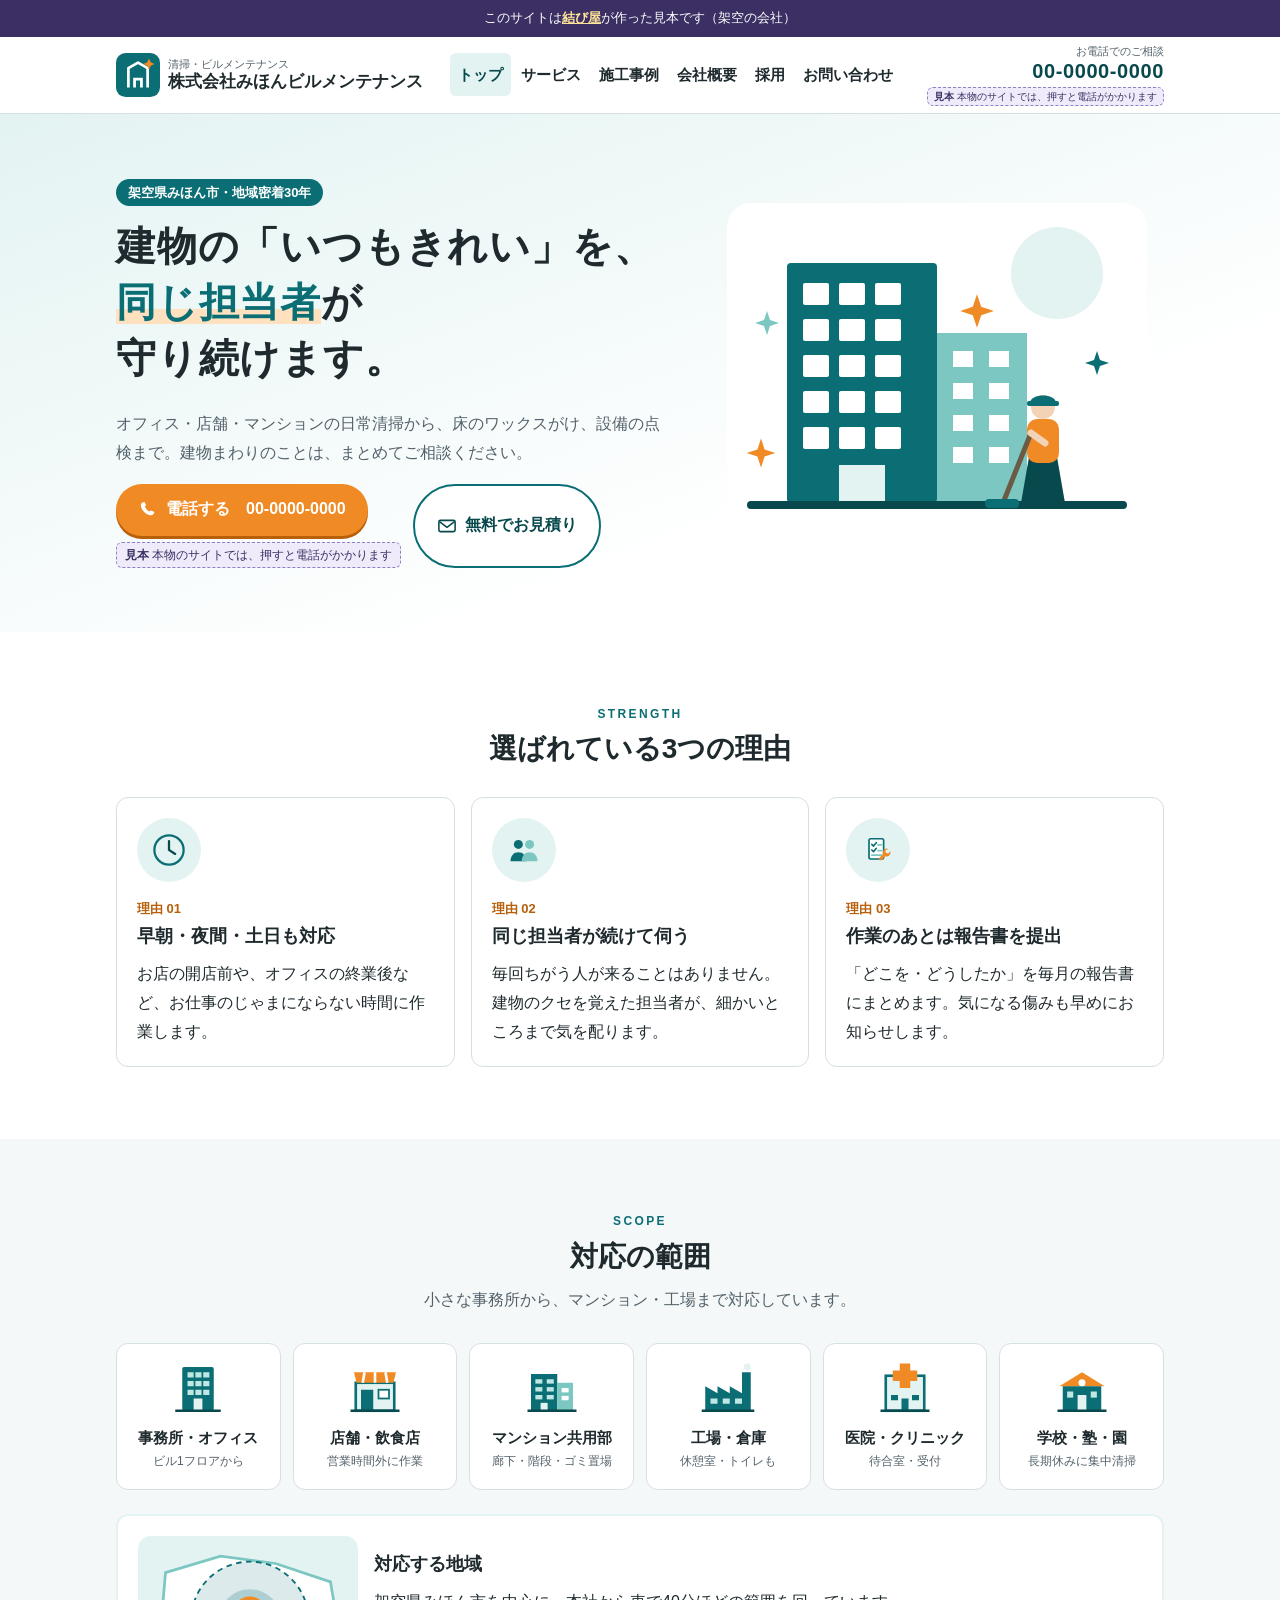
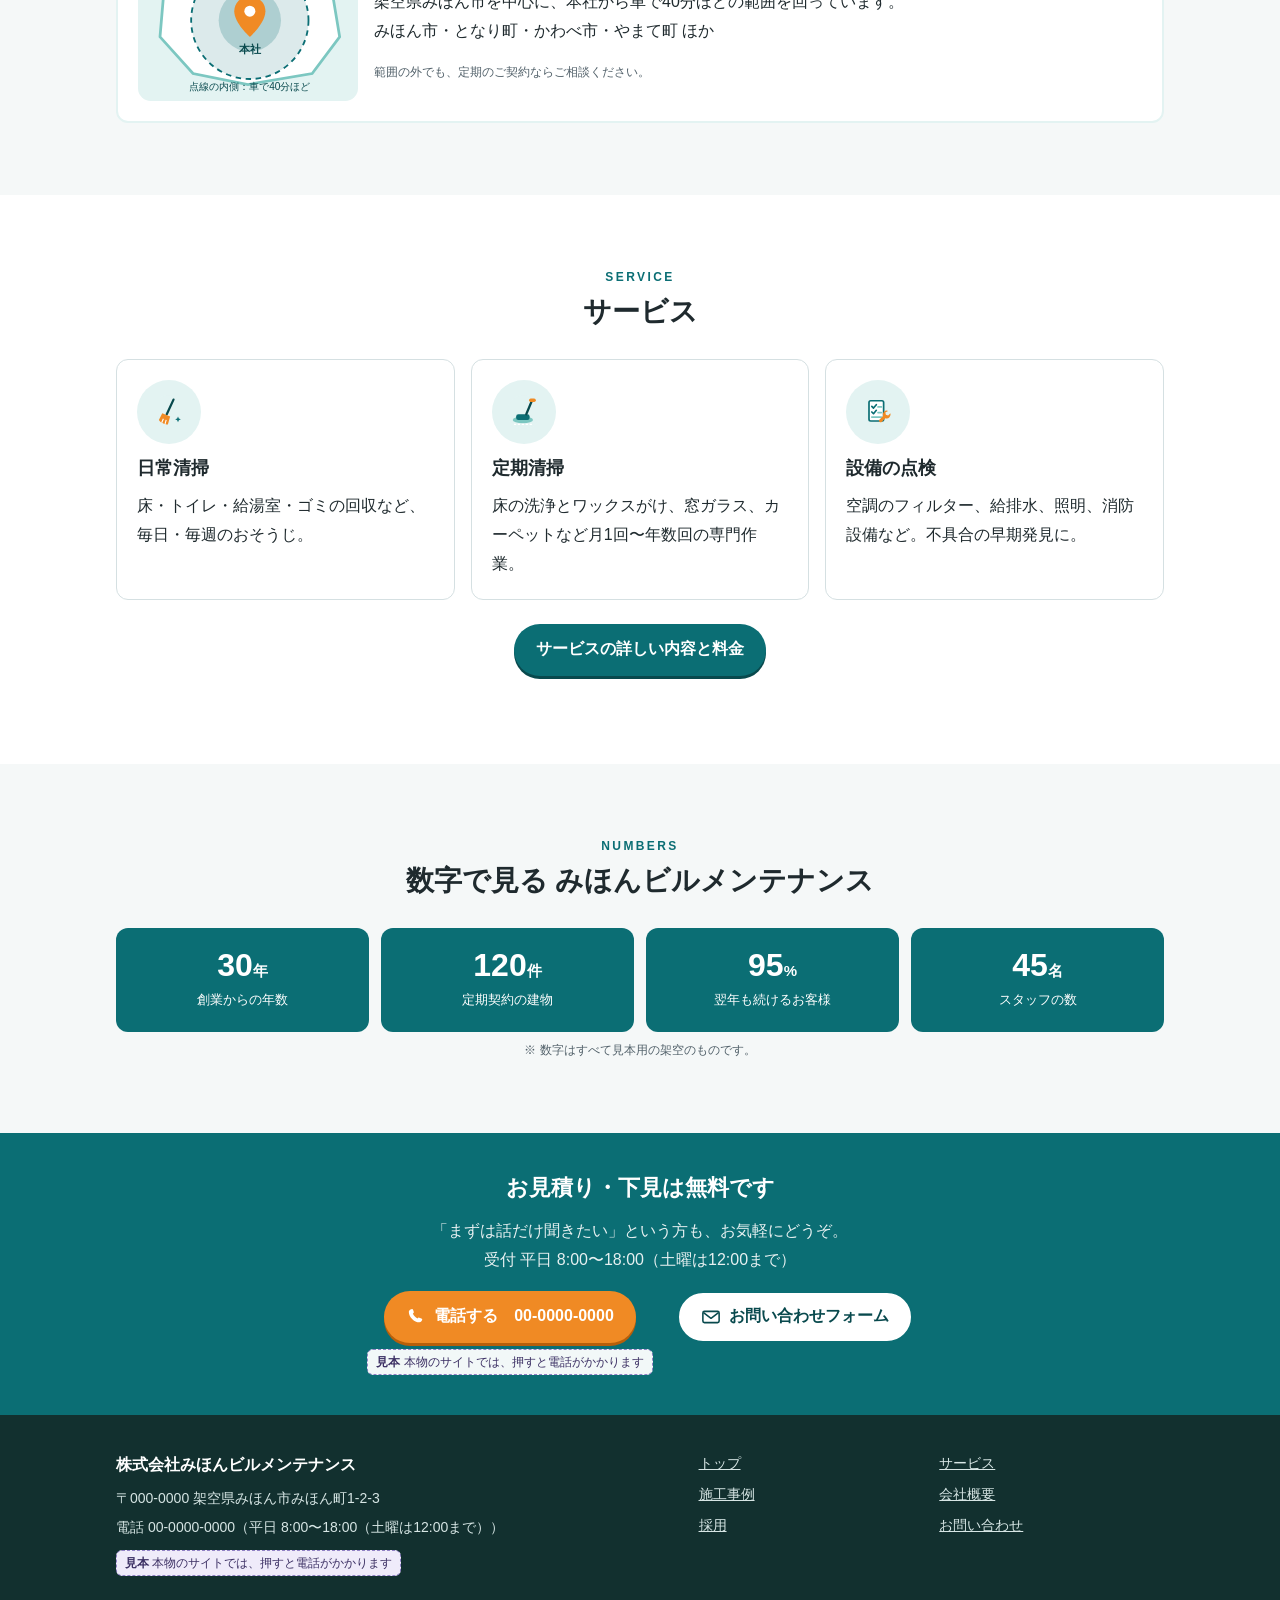
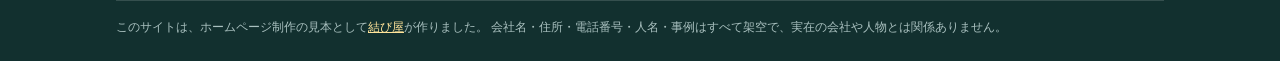
<file: docs/index.html>
<!DOCTYPE html>
<html lang="ja">
<head>
<meta charset="UTF-8">
<meta name="viewport" content="width=device-width, initial-scale=1">
<!-- 見本サイト：架空の会社のため、検索に載らないようにする -->
<meta name="robots" content="noindex, nofollow">
<title>株式会社みほんビルメンテナンス（見本）｜オフィス・店舗・マンションの清掃と設備点検</title>
<meta name="description" content="架空県みほん市の清掃・ビルメンテナンス会社。オフィス・店舗・マンションの日常清掃、定期清掃、設備の点検を行います。（このサイトは結び屋が作った見本です。会社・住所・電話番号はすべて架空です）">
<meta name="theme-color" content="#0b6e74">
<link rel="stylesheet" href="css/style.css">
</head>
<body>
<div class="demo-bar">
  このサイトは<a href="https://musubiya-miko.com">結び屋</a>が作った見本です（架空の会社）
</div>

<header class="site-header">
  <div class="wrap header-inner">
    <a class="logo" href="index.html">
      <span class="logo-mark"><svg viewBox="0 0 64 64" aria-hidden="true" xmlns="http://www.w3.org/2000/svg"><rect width="64" height="64" rx="14" fill="#0b6e74"/><path d="M18 50V22l14-8 14 8v28" fill="none" stroke="#fff" stroke-width="4" stroke-linejoin="round"/><path d="M27 50V38h10v12" fill="none" stroke="#fff" stroke-width="4"/><path d="M48 8l2.5 5.5L56 16l-5.5 2.5L48 24l-2.5-5.5L40 16l5.5-2.5z" fill="#f08a24"/></svg></span>
      <span class="logo-name"><small>清掃・ビルメンテナンス</small>株式会社みほんビルメンテナンス</span>
    </a>
    <nav class="pc-nav" aria-label="メインメニュー">
      <ul>
<li><a href="index.html" aria-current="page">トップ</a></li>
<li><a href="service.html">サービス</a></li>
<li><a href="works.html">施工事例</a></li>
<li><a href="company.html">会社概要</a></li>
<li><a href="recruit.html">採用</a></li>
<li><a href="contact.html">お問い合わせ</a></li>
      </ul>
    </nav>
    <div class="header-tel">
      <small>お電話でのご相談</small>
      <strong>00-0000-0000</strong>
      <span class="real-note">本物のサイトでは、押すと電話がかかります</span>
    </div>
    <details class="menu">
      <summary><span class="menu-icon"></span>メニュー</summary>
      <nav aria-label="メインメニュー（スマホ）">
        <ul class="menu-list">
<li><a href="index.html" aria-current="page">トップ</a></li>
<li><a href="service.html">サービス</a></li>
<li><a href="works.html">施工事例</a></li>
<li><a href="company.html">会社概要</a></li>
<li><a href="recruit.html">採用</a></li>
<li><a href="contact.html">お問い合わせ</a></li>
        </ul>
      </nav>
    </details>
  </div>
</header>

<main>

<section class="hero">
  <div class="wrap hero-inner">
    <div>
      <span class="hero-label">架空県みほん市・地域密着30年</span>
      <h1>建物の「いつもきれい」を、<br><em>同じ担当者</em>が<br>守り続けます。</h1>
      <p class="hero-lead">オフィス・店舗・マンションの日常清掃から、床のワックスがけ、設備の点検まで。建物まわりのことは、まとめてご相談ください。</p>
      <div class="hero-actions">
        <div class="tel-box">
        <span class="btn btn-accent tel-btn"><svg viewBox="0 0 64 64" aria-hidden="true" xmlns="http://www.w3.org/2000/svg"><path d="M20 6c2 0 4 6 5 10 .6 2-1 3.5-3 5 2 6 8 13 15 16 1.5-2 3-3.6 5-3 4 1 10 3 10 5 0 4-4 10-9 10C26 49 9 32 9 15 9 10 16 6 20 6z" fill="currentColor"/></svg>電話する　00-0000-0000</span>
        <span class="real-note">本物のサイトでは、押すと電話がかかります</span>
      </div>
        <a class="btn btn-outline" href="contact.html"><svg viewBox="0 0 64 64" aria-hidden="true" xmlns="http://www.w3.org/2000/svg"><rect x="6" y="14" width="52" height="36" rx="5" fill="none" stroke="currentColor" stroke-width="5"/><path d="M8 18l24 18 24-18" fill="none" stroke="currentColor" stroke-width="5" stroke-linejoin="round"/></svg>無料でお見積り</a>
      </div>
    </div>
    <div class="hero-figure"><svg viewBox="0 0 420 340" role="img" aria-label="ビルの前でモップをかける作業員の図" xmlns="http://www.w3.org/2000/svg"><rect x="0" y="0" width="420" height="340" rx="24" fill="#fff"/><circle cx="330" cy="70" r="46" fill="#e3f3f2"/><rect x="60" y="60" width="150" height="240" rx="4" fill="#0b6e74"/><rect x="76" y="80" width="26" height="22" rx="2" fill="#ffffff"/><rect x="112" y="80" width="26" height="22" rx="2" fill="#ffffff"/><rect x="148" y="80" width="26" height="22" rx="2" fill="#ffffff"/><rect x="76" y="116" width="26" height="22" rx="2" fill="#ffffff"/><rect x="112" y="116" width="26" height="22" rx="2" fill="#ffffff"/><rect x="148" y="116" width="26" height="22" rx="2" fill="#ffffff"/><rect x="76" y="152" width="26" height="22" rx="2" fill="#ffffff"/><rect x="112" y="152" width="26" height="22" rx="2" fill="#ffffff"/><rect x="148" y="152" width="26" height="22" rx="2" fill="#ffffff"/><rect x="76" y="188" width="26" height="22" rx="2" fill="#ffffff"/><rect x="112" y="188" width="26" height="22" rx="2" fill="#ffffff"/><rect x="148" y="188" width="26" height="22" rx="2" fill="#ffffff"/><rect x="76" y="224" width="26" height="22" rx="2" fill="#ffffff"/><rect x="112" y="224" width="26" height="22" rx="2" fill="#ffffff"/><rect x="148" y="224" width="26" height="22" rx="2" fill="#ffffff"/><rect x="112" y="262" width="46" height="38" fill="#e3f3f2"/><rect x="210" y="130" width="90" height="170" fill="#7cc7c1"/><rect x="226" y="148" width="20" height="16" fill="#fff"/><rect x="262" y="148" width="20" height="16" fill="#fff"/><rect x="226" y="180" width="20" height="16" fill="#fff"/><rect x="262" y="180" width="20" height="16" fill="#fff"/><rect x="226" y="212" width="20" height="16" fill="#fff"/><rect x="262" y="212" width="20" height="16" fill="#fff"/><rect x="226" y="244" width="20" height="16" fill="#fff"/><rect x="262" y="244" width="20" height="16" fill="#fff"/><rect x="20" y="298" width="380" height="8" rx="4" fill="#08494d"/><g transform="translate(300 196)"><path d="M-6 104l8-46h28l8 46z" fill="#08494d"/><rect x="0" y="20" width="32" height="44" rx="10" fill="#f08a24"/><circle cx="16" cy="8" r="12" fill="#f3d2b5"/><path d="M3 4c0-10 26-10 26 0z" fill="#0b6e74"/><rect x="0" y="2" width="32" height="5" rx="2" fill="#0b6e74"/><path d="M-24 104L4 34" stroke="#6b5a45" stroke-width="5" stroke-linecap="round"/><rect x="-42" y="100" width="34" height="9" rx="4" fill="#0b6e74"/><path d="M4 34l14 10" stroke="#f3d2b5" stroke-width="7" stroke-linecap="round"/></g><path transform="translate(250 108) scale(1.4)" d="M0 -12l3 9 9 3-9 3-3 9-3-9-9-3 9-3z" fill="#f08a24"/><path transform="translate(40 120) scale(1.0)" d="M0 -12l3 9 9 3-9 3-3 9-3-9-9-3 9-3z" fill="#7cc7c1"/><path transform="translate(370 160) scale(1.0)" d="M0 -12l3 9 9 3-9 3-3 9-3-9-9-3 9-3z" fill="#0b6e74"/><path transform="translate(34 250) scale(1.2)" d="M0 -12l3 9 9 3-9 3-3 9-3-9-9-3 9-3z" fill="#f08a24"/></svg></div>
  </div>
</section>

<section class="section">
  <div class="wrap">
    <div class="section-head">
      <span class="en">STRENGTH</span>
      <h2>選ばれている3つの理由</h2>
    </div>
    <div class="cards cards-3">
      <div class="card">
        <div class="icon-circle"><svg viewBox="0 0 64 64" aria-hidden="true" xmlns="http://www.w3.org/2000/svg"><circle cx="32" cy="32" r="26" fill="#e3f3f2" stroke="#0b6e74" stroke-width="4"/><path d="M32 16v16l11 7" fill="none" stroke="#08494d" stroke-width="4" stroke-linecap="round"/></svg></div>
        <span class="point-num">理由 01</span>
        <h3>早朝・夜間・土日も対応</h3>
        <p>お店の開店前や、オフィスの終業後など、お仕事のじゃまにならない時間に作業します。</p>
      </div>
      <div class="card">
        <div class="icon-circle"><svg viewBox="0 0 64 64" aria-hidden="true" xmlns="http://www.w3.org/2000/svg"><circle cx="22" cy="22" r="8" fill="#0b6e74"/><circle cx="42" cy="22" r="8" fill="#7cc7c1"/><path d="M8 52c0-10 6-16 14-16s14 6 14 16z" fill="#0b6e74"/><path d="M28 52c0-10 6-16 14-16s14 6 14 16z" fill="#7cc7c1"/></svg></div>
        <span class="point-num">理由 02</span>
        <h3>同じ担当者が続けて伺う</h3>
        <p>毎回ちがう人が来ることはありません。建物のクセを覚えた担当者が、細かいところまで気を配ります。</p>
      </div>
      <div class="card">
        <div class="icon-circle"><svg viewBox="0 0 64 64" aria-hidden="true" xmlns="http://www.w3.org/2000/svg"><circle cx="32" cy="32" r="30" fill="#e3f3f2"/><rect x="16" y="12" width="26" height="36" rx="3" fill="#fff" stroke="#0b6e74" stroke-width="3"/><path d="M21 22l3 3 5-6M21 32l3 3 5-6" fill="none" stroke="#0b6e74" stroke-width="3" stroke-linecap="round" stroke-linejoin="round"/><path d="M32 23h6M32 33h6M21 41h17" stroke="#7cc7c1" stroke-width="3" stroke-linecap="round"/><path d="M50 30a7 7 0 0 0-9 9L34 46a3 3 0 0 0 4 4l7-7a7 7 0 0 0 9-9l-4 4-4-1-1-4z" fill="#f08a24"/></svg></div>
        <span class="point-num">理由 03</span>
        <h3>作業のあとは報告書を提出</h3>
        <p>「どこを・どうしたか」を毎月の報告書にまとめます。気になる傷みも早めにお知らせします。</p>
      </div>
    </div>
  </div>
</section>

<section class="section section-soft">
  <div class="wrap">
    <div class="section-head">
      <span class="en">SCOPE</span>
      <h2>対応の範囲</h2>
      <p>小さな事務所から、マンション・工場まで対応しています。</p>
    </div>
    <div class="scope-grid">
      <div class="scope-item"><svg viewBox="0 0 64 64" aria-hidden="true" xmlns="http://www.w3.org/2000/svg"><rect x="14" y="8" width="36" height="50" rx="2" fill="#0b6e74"/><rect x="20" y="14" width="7" height="6" fill="#bfe7e3"/><rect x="29" y="14" width="7" height="6" fill="#bfe7e3"/><rect x="38" y="14" width="7" height="6" fill="#bfe7e3"/><rect x="20" y="24" width="7" height="6" fill="#bfe7e3"/><rect x="29" y="24" width="7" height="6" fill="#bfe7e3"/><rect x="38" y="24" width="7" height="6" fill="#bfe7e3"/><rect x="20" y="34" width="7" height="6" fill="#bfe7e3"/><rect x="29" y="34" width="7" height="6" fill="#bfe7e3"/><rect x="38" y="34" width="7" height="6" fill="#bfe7e3"/><rect x="27" y="44" width="10" height="14" fill="#e3f3f2"/><path d="M6 58h52" stroke="#08494d" stroke-width="3"/></svg>事務所・オフィス<small>ビル1フロアから</small></div>
      <div class="scope-item"><svg viewBox="0 0 64 64" aria-hidden="true" xmlns="http://www.w3.org/2000/svg"><rect x="10" y="26" width="44" height="32" fill="#e3f3f2" stroke="#0b6e74" stroke-width="3"/><path d="M8 14h48l-3 12H11z" fill="#f08a24"/><path d="M20 14l-2 12M32 14v12M44 14l2 12" stroke="#fff" stroke-width="3"/><rect x="16" y="34" width="14" height="24" fill="#0b6e74"/><rect x="36" y="34" width="12" height="10" fill="#fff" stroke="#0b6e74" stroke-width="2"/><path d="M4 58h56" stroke="#08494d" stroke-width="3"/></svg>店舗・飲食店<small>営業時間外に作業</small></div>
      <div class="scope-item"><svg viewBox="0 0 64 64" aria-hidden="true" xmlns="http://www.w3.org/2000/svg"><rect x="8" y="16" width="30" height="42" fill="#0b6e74"/><rect x="38" y="26" width="18" height="32" fill="#7cc7c1"/><rect x="13" y="22" width="8" height="5" fill="#bfe7e3"/><rect x="26" y="22" width="8" height="5" fill="#bfe7e3"/><rect x="13" y="31" width="8" height="5" fill="#bfe7e3"/><rect x="26" y="31" width="8" height="5" fill="#bfe7e3"/><rect x="13" y="40" width="8" height="5" fill="#bfe7e3"/><rect x="26" y="40" width="8" height="5" fill="#bfe7e3"/><rect x="43" y="32" width="8" height="5" fill="#fff"/><rect x="43" y="41" width="8" height="5" fill="#fff"/><rect x="19" y="49" width="8" height="9" fill="#e3f3f2"/><path d="M4 58h56" stroke="#08494d" stroke-width="3"/></svg>マンション共用部<small>廊下・階段・ゴミ置場</small></div>
      <div class="scope-item"><svg viewBox="0 0 64 64" aria-hidden="true" xmlns="http://www.w3.org/2000/svg"><path d="M6 58V30l14 8v-8l14 8v-8l14 8V14h10v44z" fill="#0b6e74"/><rect x="12" y="44" width="8" height="6" fill="#bfe7e3"/><rect x="26" y="44" width="8" height="6" fill="#bfe7e3"/><rect x="40" y="44" width="8" height="6" fill="#bfe7e3"/><circle cx="54" cy="8" r="4" fill="#e3f3f2"/><path d="M2 58h60" stroke="#08494d" stroke-width="3"/></svg>工場・倉庫<small>休憩室・トイレも</small></div>
      <div class="scope-item"><svg viewBox="0 0 64 64" aria-hidden="true" xmlns="http://www.w3.org/2000/svg"><rect x="10" y="18" width="44" height="40" fill="#e3f3f2" stroke="#0b6e74" stroke-width="3"/><path d="M26 4h12v8h8v12h-8v8H26v-8h-8V12h8z" fill="#f08a24"/><rect x="16" y="40" width="8" height="6" fill="#0b6e74"/><rect x="40" y="40" width="8" height="6" fill="#0b6e74"/><rect x="28" y="44" width="8" height="14" fill="#0b6e74"/><path d="M4 58h56" stroke="#08494d" stroke-width="3"/></svg>医院・クリニック<small>待合室・受付</small></div>
      <div class="scope-item"><svg viewBox="0 0 64 64" aria-hidden="true" xmlns="http://www.w3.org/2000/svg"><path d="M6 30L32 14l26 16z" fill="#f08a24"/><rect x="10" y="30" width="44" height="28" fill="#0b6e74"/><rect x="15" y="36" width="7" height="7" fill="#bfe7e3"/><rect x="42" y="36" width="7" height="7" fill="#bfe7e3"/><rect x="27" y="40" width="10" height="18" fill="#e3f3f2"/><circle cx="32" cy="26" r="4" fill="#fff"/><path d="M4 58h56" stroke="#08494d" stroke-width="3"/></svg>学校・塾・園<small>長期休みに集中清掃</small></div>
    </div>
    <div class="area-box">
      <svg viewBox="0 0 240 180" role="img" aria-label="本社から車で40分ほどの範囲を示した地図の図" xmlns="http://www.w3.org/2000/svg"><rect width="240" height="180" rx="14" fill="#e3f3f2"/><path d="M30 40 L90 22 L150 30 L210 50 L220 110 L190 150 L120 162 L60 150 L24 110 Z" fill="#fff" stroke="#7cc7c1" stroke-width="3"/><circle cx="122" cy="92" r="64" fill="#0b6e74" fill-opacity=".14" stroke="#0b6e74" stroke-width="2" stroke-dasharray="6 5"/><circle cx="122" cy="92" r="34" fill="#0b6e74" fill-opacity=".22"/><path d="M122 66c-10 0-17 7-17 16 0 13 17 28 17 28s17-15 17-28c0-9-7-16-17-16z" fill="#f08a24"/><circle cx="122" cy="82" r="6" fill="#fff"/><text x="122" y="128" font-size="12" text-anchor="middle" fill="#08494d" font-weight="bold">本社</text><text x="122" y="168" font-size="11" text-anchor="middle" fill="#08494d">点線の内側：車で40分ほど</text></svg>
      <div>
        <h3>対応する地域</h3>
        <p>架空県みほん市を中心に、本社から車で40分ほどの範囲を回っています。<br>
        みほん市・となり町・かわべ市・やまて町 ほか</p>
        <p class="price-note">範囲の外でも、定期のご契約ならご相談ください。</p>
      </div>
    </div>
  </div>
</section>

<section class="section">
  <div class="wrap">
    <div class="section-head">
      <span class="en">SERVICE</span>
      <h2>サービス</h2>
    </div>
    <div class="cards cards-3">
      <a class="card card-link" href="service.html#daily">
        <div class="icon-circle"><svg viewBox="0 0 64 64" aria-hidden="true" xmlns="http://www.w3.org/2000/svg"><circle cx="32" cy="32" r="30" fill="#e3f3f2"/><path d="M40 10L28 36" stroke="#08494d" stroke-width="4" stroke-linecap="round"/><path d="M20 34l14 6-4 14c-6 0-14-4-16-8z" fill="#f08a24"/><path d="M22 44l-3 7M27 46l-2 7" stroke="#fff" stroke-width="2"/><path d="M48 40l1.5 3.5L53 45l-3.5 1.5L48 50l-1.5-3.5L43 45l3.5-1.5z" fill="#0b6e74"/></svg></div>
        <h3>日常清掃</h3>
        <p>床・トイレ・給湯室・ゴミの回収など、毎日・毎週のおそうじ。</p>
      </a>
      <a class="card card-link" href="service.html#periodic">
        <div class="icon-circle"><svg viewBox="0 0 64 64" aria-hidden="true" xmlns="http://www.w3.org/2000/svg"><circle cx="32" cy="32" r="30" fill="#e3f3f2"/><ellipse cx="30" cy="46" rx="18" ry="6" fill="#7cc7c1"/><rect x="18" y="36" width="24" height="10" rx="4" fill="#0b6e74"/><path d="M36 36L46 12" stroke="#08494d" stroke-width="4" stroke-linecap="round"/><rect x="41" y="8" width="12" height="6" rx="3" fill="#f08a24"/><path d="M14 54h34" stroke="#fff" stroke-width="2" stroke-dasharray="4 3"/></svg></div>
        <h3>定期清掃</h3>
        <p>床の洗浄とワックスがけ、窓ガラス、カーペットなど月1回〜年数回の専門作業。</p>
      </a>
      <a class="card card-link" href="service.html#inspect">
        <div class="icon-circle"><svg viewBox="0 0 64 64" aria-hidden="true" xmlns="http://www.w3.org/2000/svg"><circle cx="32" cy="32" r="30" fill="#e3f3f2"/><rect x="16" y="12" width="26" height="36" rx="3" fill="#fff" stroke="#0b6e74" stroke-width="3"/><path d="M21 22l3 3 5-6M21 32l3 3 5-6" fill="none" stroke="#0b6e74" stroke-width="3" stroke-linecap="round" stroke-linejoin="round"/><path d="M32 23h6M32 33h6M21 41h17" stroke="#7cc7c1" stroke-width="3" stroke-linecap="round"/><path d="M50 30a7 7 0 0 0-9 9L34 46a3 3 0 0 0 4 4l7-7a7 7 0 0 0 9-9l-4 4-4-1-1-4z" fill="#f08a24"/></svg></div>
        <h3>設備の点検</h3>
        <p>空調のフィルター、給排水、照明、消防設備など。不具合の早期発見に。</p>
      </a>
    </div>
    <p class="more"><a class="btn btn-main" href="service.html">サービスの詳しい内容と料金</a></p>
  </div>
</section>

<section class="section section-soft">
  <div class="wrap">
    <div class="section-head">
      <span class="en">NUMBERS</span>
      <h2>数字で見る みほんビルメンテナンス</h2>
    </div>
    <div class="numbers">
      <div class="number"><strong>30<small>年</small></strong><span>創業からの年数</span></div>
      <div class="number"><strong>120<small>件</small></strong><span>定期契約の建物</span></div>
      <div class="number"><strong>95<small>%</small></strong><span>翌年も続けるお客様</span></div>
      <div class="number"><strong>45<small>名</small></strong><span>スタッフの数</span></div>
    </div>
    <p class="price-note text-center">※ 数字はすべて見本用の架空のものです。</p>
  </div>
</section>

<section class="cta">
  <div class="wrap">
    <h2>お見積り・下見は無料です</h2>
    <p>「まずは話だけ聞きたい」という方も、お気軽にどうぞ。<br>受付 平日 8:00〜18:00（土曜は12:00まで）</p>
    <div class="cta-actions">
      <div class="tel-box">
        <span class="btn btn-accent tel-btn"><svg viewBox="0 0 64 64" aria-hidden="true" xmlns="http://www.w3.org/2000/svg"><path d="M20 6c2 0 4 6 5 10 .6 2-1 3.5-3 5 2 6 8 13 15 16 1.5-2 3-3.6 5-3 4 1 10 3 10 5 0 4-4 10-9 10C26 49 9 32 9 15 9 10 16 6 20 6z" fill="currentColor"/></svg>電話する　00-0000-0000</span>
        <span class="real-note">本物のサイトでは、押すと電話がかかります</span>
      </div>
      <a class="btn btn-outline" href="contact.html"><svg viewBox="0 0 64 64" aria-hidden="true" xmlns="http://www.w3.org/2000/svg"><rect x="6" y="14" width="52" height="36" rx="5" fill="none" stroke="currentColor" stroke-width="5"/><path d="M8 18l24 18 24-18" fill="none" stroke="currentColor" stroke-width="5" stroke-linejoin="round"/></svg>お問い合わせフォーム</a>
    </div>
  </div>
</section>

</main>

<footer class="site-footer">
  <div class="wrap">
    <div class="footer-inner">
      <div class="footer-company">
        <strong>株式会社みほんビルメンテナンス</strong>
        <p>〒000-0000 架空県みほん市みほん町1-2-3</p>
        <p>電話 00-0000-0000（平日 8:00〜18:00（土曜は12:00まで））</p>
        <span class="real-note">本物のサイトでは、押すと電話がかかります</span>
      </div>
      <nav class="footer-nav" aria-label="フッターメニュー">
        <ul>
<li><a href="index.html">トップ</a></li>
<li><a href="service.html">サービス</a></li>
<li><a href="works.html">施工事例</a></li>
<li><a href="company.html">会社概要</a></li>
<li><a href="recruit.html">採用</a></li>
<li><a href="contact.html">お問い合わせ</a></li>
        </ul>
      </nav>
    </div>
    <div class="footer-demo">
      このサイトは、ホームページ制作の見本として<a href="https://musubiya-miko.com">結び屋</a>が作りました。
      会社名・住所・電話番号・人名・事例はすべて架空で、実在の会社や人物とは関係ありません。
    </div>
  </div>
</footer>

<div class="fixed-cta">
  <div class="fixed-cta-inner">
    <span class="btn btn-accent tel-btn">電話する<small>00-0000-0000</small></span>
    <a class="btn btn-main" href="contact.html">お問い合わせ<small>24時間受付</small></a>
  </div>
  <span class="real-note">本物のサイトでは、押すと電話がかかります</span>
</div>
</body>
</html>
</file>
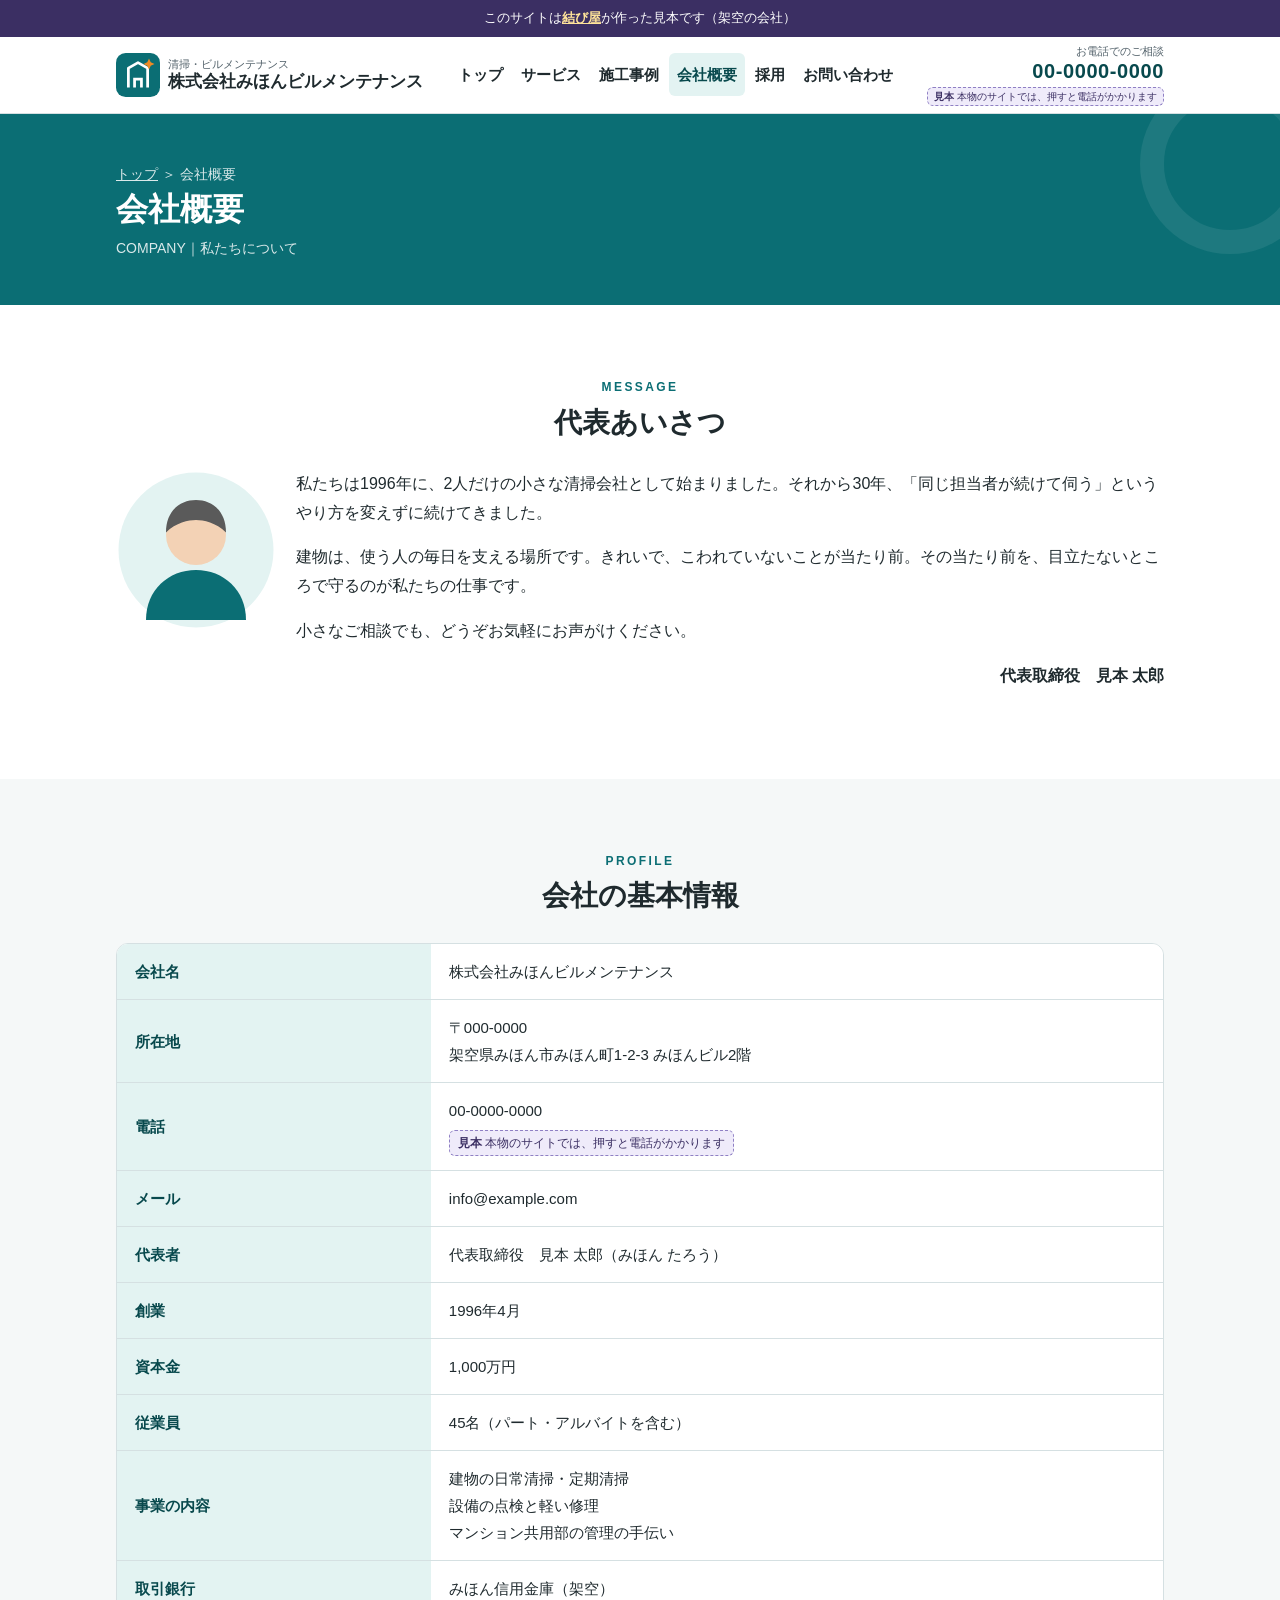
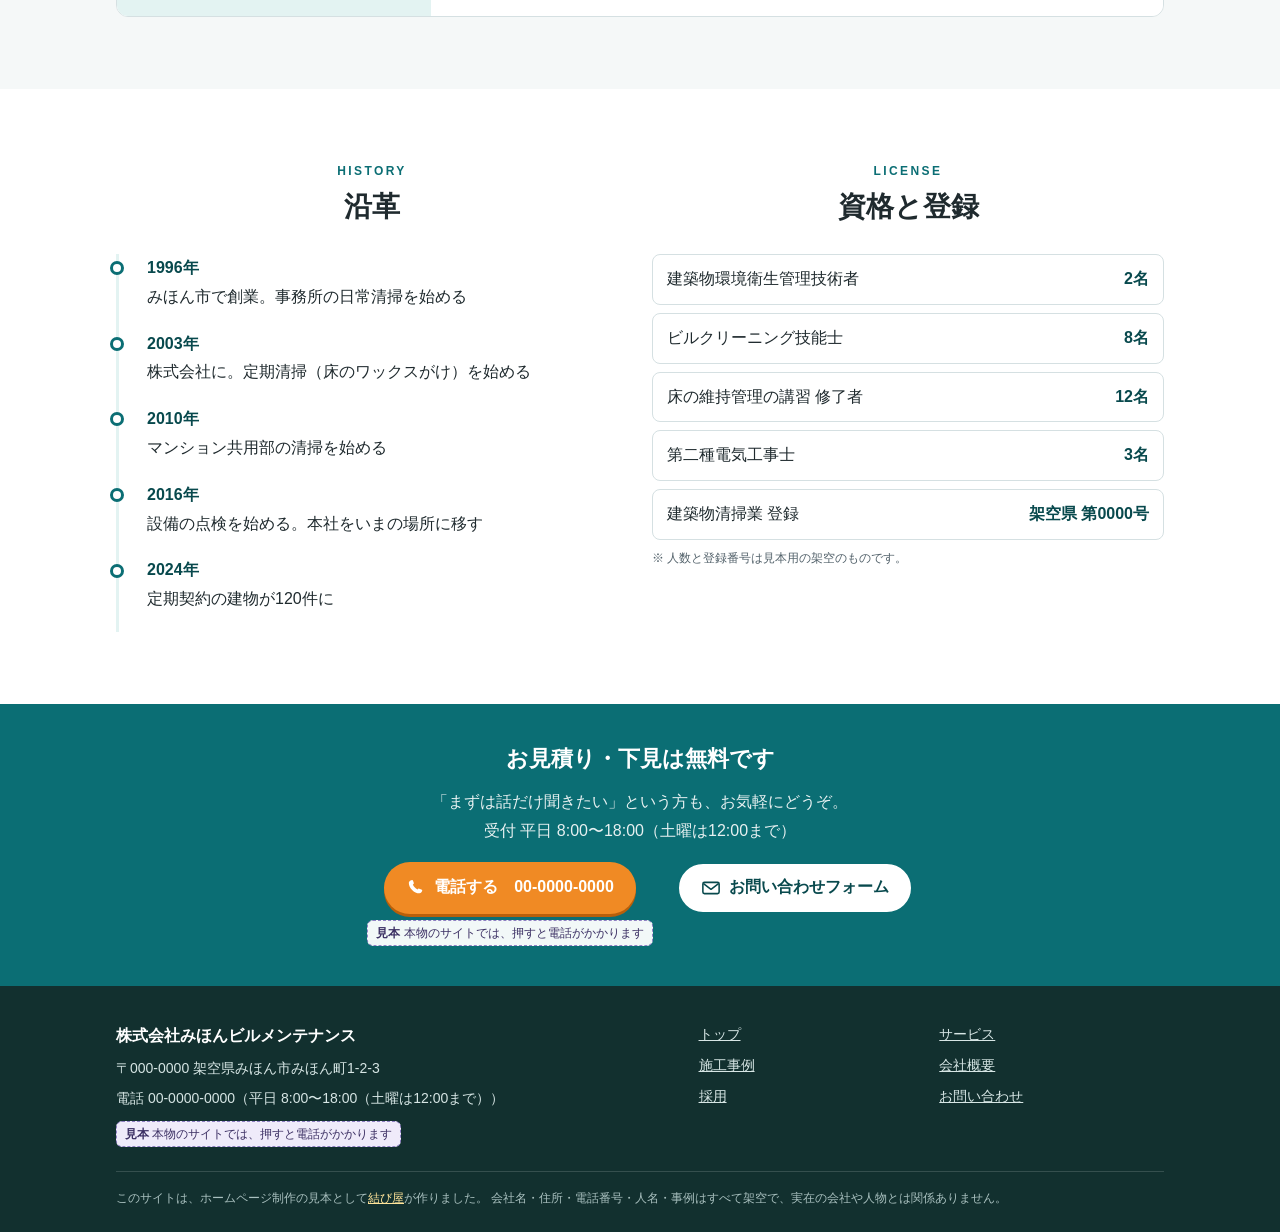
<file: docs/company.html>
<!DOCTYPE html>
<html lang="ja">
<head>
<meta charset="UTF-8">
<meta name="viewport" content="width=device-width, initial-scale=1">
<!-- 見本サイト：架空の会社のため、検索に載らないようにする -->
<meta name="robots" content="noindex, nofollow">
<title>会社概要｜株式会社みほんビルメンテナンス（見本）</title>
<meta name="description" content="会社の基本情報、代表あいさつ、沿革、保有資格。（このサイトは結び屋が作った見本です。会社・住所・電話番号はすべて架空です）">
<meta name="theme-color" content="#0b6e74">
<link rel="stylesheet" href="css/style.css">
</head>
<body>
<div class="demo-bar">
  このサイトは<a href="https://musubiya-miko.com">結び屋</a>が作った見本です（架空の会社）
</div>

<header class="site-header">
  <div class="wrap header-inner">
    <a class="logo" href="index.html">
      <span class="logo-mark"><svg viewBox="0 0 64 64" aria-hidden="true" xmlns="http://www.w3.org/2000/svg"><rect width="64" height="64" rx="14" fill="#0b6e74"/><path d="M18 50V22l14-8 14 8v28" fill="none" stroke="#fff" stroke-width="4" stroke-linejoin="round"/><path d="M27 50V38h10v12" fill="none" stroke="#fff" stroke-width="4"/><path d="M48 8l2.5 5.5L56 16l-5.5 2.5L48 24l-2.5-5.5L40 16l5.5-2.5z" fill="#f08a24"/></svg></span>
      <span class="logo-name"><small>清掃・ビルメンテナンス</small>株式会社みほんビルメンテナンス</span>
    </a>
    <nav class="pc-nav" aria-label="メインメニュー">
      <ul>
<li><a href="index.html">トップ</a></li>
<li><a href="service.html">サービス</a></li>
<li><a href="works.html">施工事例</a></li>
<li><a href="company.html" aria-current="page">会社概要</a></li>
<li><a href="recruit.html">採用</a></li>
<li><a href="contact.html">お問い合わせ</a></li>
      </ul>
    </nav>
    <div class="header-tel">
      <small>お電話でのご相談</small>
      <strong>00-0000-0000</strong>
      <span class="real-note">本物のサイトでは、押すと電話がかかります</span>
    </div>
    <details class="menu">
      <summary><span class="menu-icon"></span>メニュー</summary>
      <nav aria-label="メインメニュー（スマホ）">
        <ul class="menu-list">
<li><a href="index.html">トップ</a></li>
<li><a href="service.html">サービス</a></li>
<li><a href="works.html">施工事例</a></li>
<li><a href="company.html" aria-current="page">会社概要</a></li>
<li><a href="recruit.html">採用</a></li>
<li><a href="contact.html">お問い合わせ</a></li>
        </ul>
      </nav>
    </details>
  </div>
</header>

<main>

<div class="page-title">
  <div class="wrap">
    <p class="breadcrumb"><a href="index.html">トップ</a> ＞ 会社概要</p>
    <h1>会社概要</h1>
    <p>COMPANY｜私たちについて</p>
  </div>
</div>

<section class="section">
  <div class="wrap">
    <div class="section-head">
      <span class="en">MESSAGE</span>
      <h2>代表あいさつ</h2>
    </div>
    <div class="message">
      <div class="message-figure"><svg viewBox="0 0 64 64" role="img" aria-label="代表の似顔絵の図" xmlns="http://www.w3.org/2000/svg"><circle cx="32" cy="32" r="31" fill="#e3f3f2"/><path d="M12 60c0-12 9-20 20-20s20 8 20 20" fill="#0b6e74"/><circle cx="32" cy="26" r="12" fill="#f3d2b5"/><path d="M20 25c0-9 6-13 12-13s12 4 12 13c-4-4-9-5-12-5s-8 1-12 5z" fill="#5a5a5a"/></svg></div>
      <div>
        <p>私たちは1996年に、2人だけの小さな清掃会社として始まりました。それから30年、「同じ担当者が続けて伺う」というやり方を変えずに続けてきました。</p>
        <p>建物は、使う人の毎日を支える場所です。きれいで、こわれていないことが当たり前。その当たり前を、目立たないところで守るのが私たちの仕事です。</p>
        <p>小さなご相談でも、どうぞお気軽にお声がけください。</p>
        <p class="message-sign">代表取締役　見本 太郎</p>
      </div>
    </div>
  </div>
</section>

<section class="section section-soft">
  <div class="wrap">
    <div class="section-head">
      <span class="en">PROFILE</span>
      <h2>会社の基本情報</h2>
    </div>
    <div class="table-wrap">
      <table class="info-table">
        <tbody>
          <tr><th scope="row">会社名</th><td>株式会社みほんビルメンテナンス</td></tr>
          <tr><th scope="row">所在地</th><td>〒000-0000<br>架空県みほん市みほん町1-2-3 みほんビル2階</td></tr>
          <tr><th scope="row">電話</th><td>00-0000-0000<br><span class="real-note">本物のサイトでは、押すと電話がかかります</span></td></tr>
          <tr><th scope="row">メール</th><td>info@example.com</td></tr>
          <tr><th scope="row">代表者</th><td>代表取締役　見本 太郎（みほん たろう）</td></tr>
          <tr><th scope="row">創業</th><td>1996年4月</td></tr>
          <tr><th scope="row">資本金</th><td>1,000万円</td></tr>
          <tr><th scope="row">従業員</th><td>45名（パート・アルバイトを含む）</td></tr>
          <tr><th scope="row">事業の内容</th><td>建物の日常清掃・定期清掃<br>設備の点検と軽い修理<br>マンション共用部の管理の手伝い</td></tr>
          <tr><th scope="row">取引銀行</th><td>みほん信用金庫（架空）</td></tr>
        </tbody>
      </table>
    </div>
  </div>
</section>

<section class="section">
  <div class="wrap recruit-columns">
    <div>
      <div class="section-head">
      <span class="en">HISTORY</span>
      <h2>沿革</h2>
    </div>
      <ol class="history">
        <li><strong>1996年</strong>みほん市で創業。事務所の日常清掃を始める</li>
        <li><strong>2003年</strong>株式会社に。定期清掃（床のワックスがけ）を始める</li>
        <li><strong>2010年</strong>マンション共用部の清掃を始める</li>
        <li><strong>2016年</strong>設備の点検を始める。本社をいまの場所に移す</li>
        <li><strong>2024年</strong>定期契約の建物が120件に</li>
      </ol>
    </div>
    <div>
      <div class="section-head">
      <span class="en">LICENSE</span>
      <h2>資格と登録</h2>
    </div>
      <ul class="license-list">
        <li>建築物環境衛生管理技術者<span>2名</span></li>
        <li>ビルクリーニング技能士<span>8名</span></li>
        <li>床の維持管理の講習 修了者<span>12名</span></li>
        <li>第二種電気工事士<span>3名</span></li>
        <li>建築物清掃業 登録<span>架空県 第0000号</span></li>
      </ul>
      <p class="price-note">※ 人数と登録番号は見本用の架空のものです。</p>
    </div>
  </div>
</section>

<section class="cta">
  <div class="wrap">
    <h2>お見積り・下見は無料です</h2>
    <p>「まずは話だけ聞きたい」という方も、お気軽にどうぞ。<br>受付 平日 8:00〜18:00（土曜は12:00まで）</p>
    <div class="cta-actions">
      <div class="tel-box">
        <span class="btn btn-accent tel-btn"><svg viewBox="0 0 64 64" aria-hidden="true" xmlns="http://www.w3.org/2000/svg"><path d="M20 6c2 0 4 6 5 10 .6 2-1 3.5-3 5 2 6 8 13 15 16 1.5-2 3-3.6 5-3 4 1 10 3 10 5 0 4-4 10-9 10C26 49 9 32 9 15 9 10 16 6 20 6z" fill="currentColor"/></svg>電話する　00-0000-0000</span>
        <span class="real-note">本物のサイトでは、押すと電話がかかります</span>
      </div>
      <a class="btn btn-outline" href="contact.html"><svg viewBox="0 0 64 64" aria-hidden="true" xmlns="http://www.w3.org/2000/svg"><rect x="6" y="14" width="52" height="36" rx="5" fill="none" stroke="currentColor" stroke-width="5"/><path d="M8 18l24 18 24-18" fill="none" stroke="currentColor" stroke-width="5" stroke-linejoin="round"/></svg>お問い合わせフォーム</a>
    </div>
  </div>
</section>

</main>

<footer class="site-footer">
  <div class="wrap">
    <div class="footer-inner">
      <div class="footer-company">
        <strong>株式会社みほんビルメンテナンス</strong>
        <p>〒000-0000 架空県みほん市みほん町1-2-3</p>
        <p>電話 00-0000-0000（平日 8:00〜18:00（土曜は12:00まで））</p>
        <span class="real-note">本物のサイトでは、押すと電話がかかります</span>
      </div>
      <nav class="footer-nav" aria-label="フッターメニュー">
        <ul>
<li><a href="index.html">トップ</a></li>
<li><a href="service.html">サービス</a></li>
<li><a href="works.html">施工事例</a></li>
<li><a href="company.html">会社概要</a></li>
<li><a href="recruit.html">採用</a></li>
<li><a href="contact.html">お問い合わせ</a></li>
        </ul>
      </nav>
    </div>
    <div class="footer-demo">
      このサイトは、ホームページ制作の見本として<a href="https://musubiya-miko.com">結び屋</a>が作りました。
      会社名・住所・電話番号・人名・事例はすべて架空で、実在の会社や人物とは関係ありません。
    </div>
  </div>
</footer>

<div class="fixed-cta">
  <div class="fixed-cta-inner">
    <span class="btn btn-accent tel-btn">電話する<small>00-0000-0000</small></span>
    <a class="btn btn-main" href="contact.html">お問い合わせ<small>24時間受付</small></a>
  </div>
  <span class="real-note">本物のサイトでは、押すと電話がかかります</span>
</div>
</body>
</html>
</file>
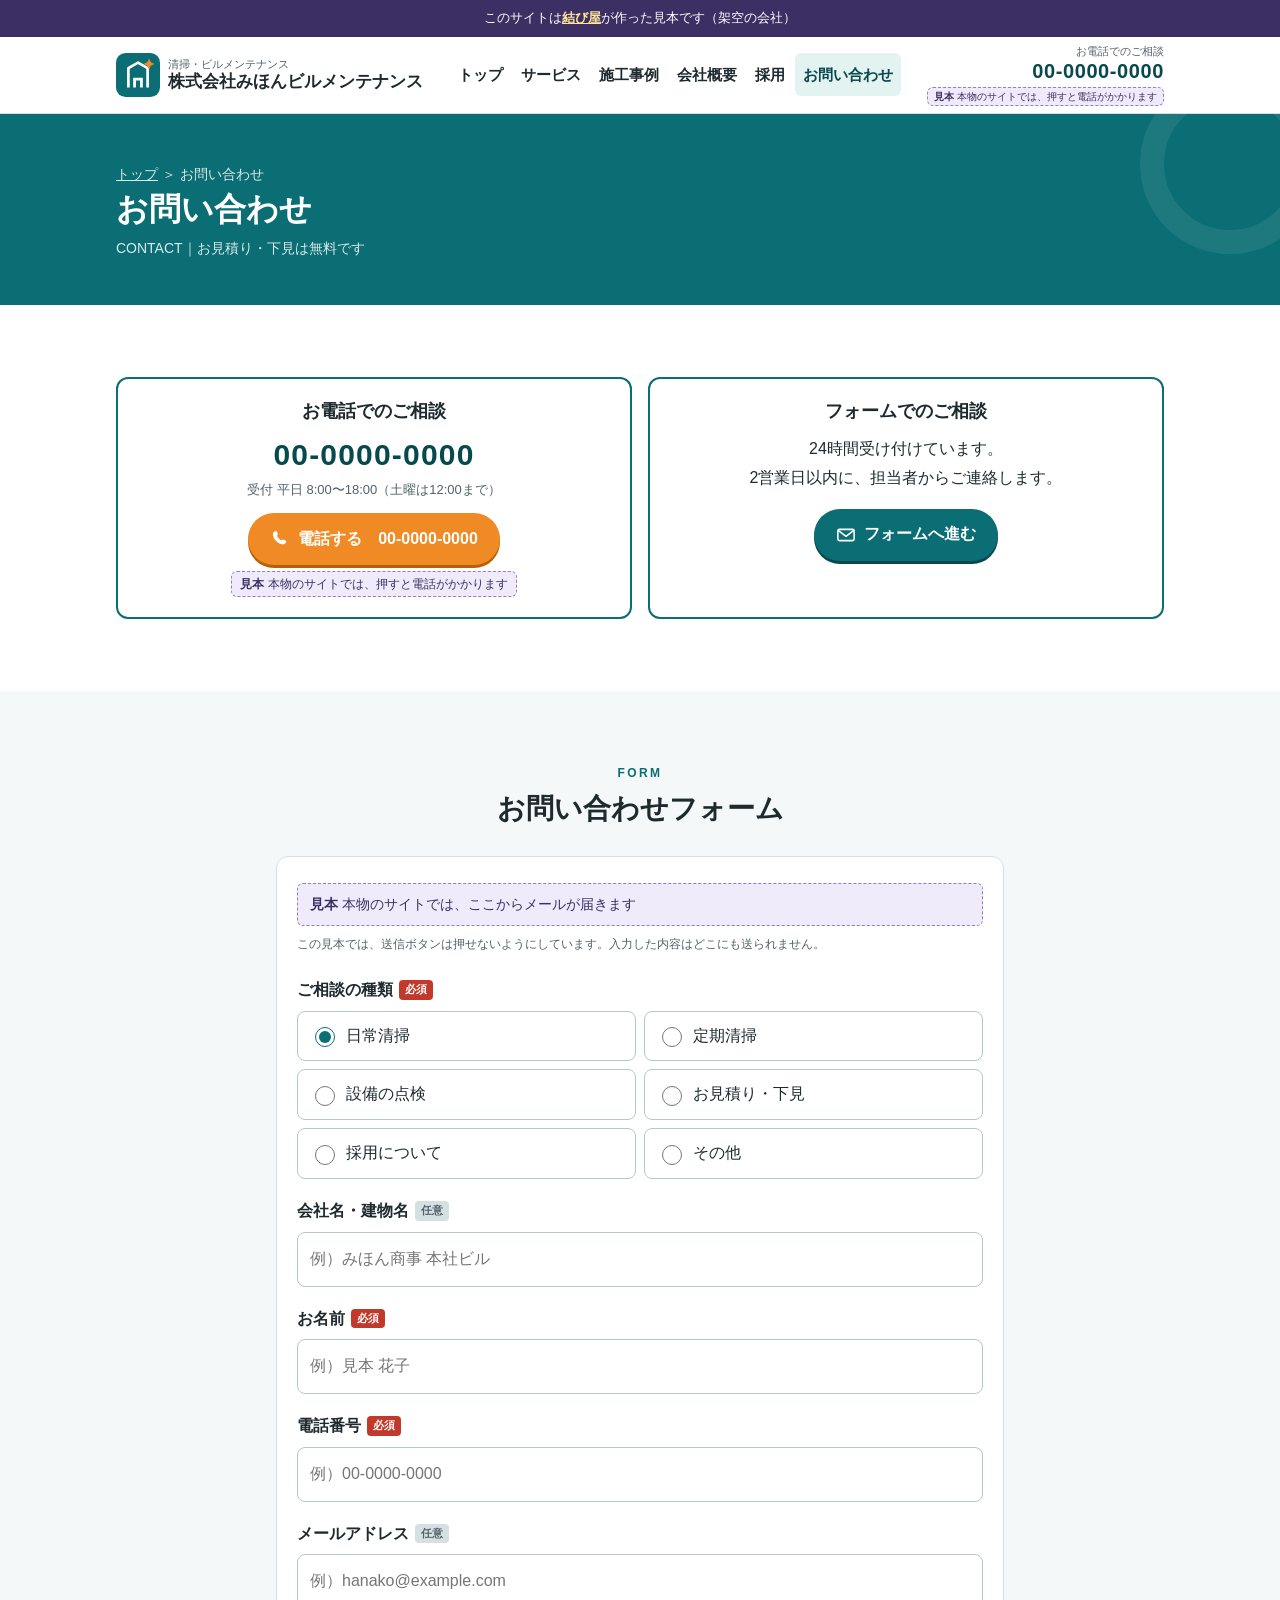
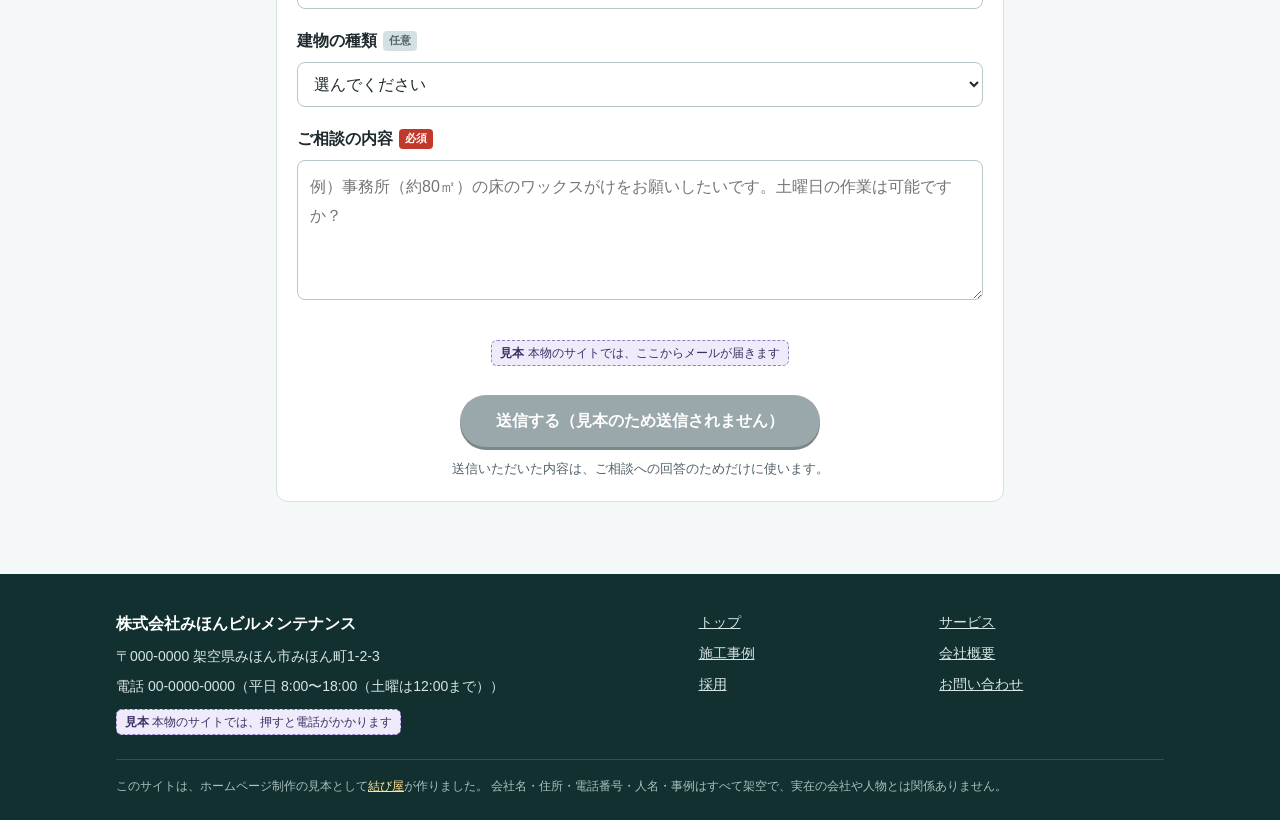
<file: docs/contact.html>
<!DOCTYPE html>
<html lang="ja">
<head>
<meta charset="UTF-8">
<meta name="viewport" content="width=device-width, initial-scale=1">
<!-- 見本サイト：架空の会社のため、検索に載らないようにする -->
<meta name="robots" content="noindex, nofollow">
<title>お問い合わせ｜株式会社みほんビルメンテナンス（見本）</title>
<meta name="description" content="お見積り・下見は無料。お電話かフォームでお気軽にご相談ください。（このサイトは結び屋が作った見本です。会社・住所・電話番号はすべて架空です）">
<meta name="theme-color" content="#0b6e74">
<link rel="stylesheet" href="css/style.css">
</head>
<body>
<div class="demo-bar">
  このサイトは<a href="https://musubiya-miko.com">結び屋</a>が作った見本です（架空の会社）
</div>

<header class="site-header">
  <div class="wrap header-inner">
    <a class="logo" href="index.html">
      <span class="logo-mark"><svg viewBox="0 0 64 64" aria-hidden="true" xmlns="http://www.w3.org/2000/svg"><rect width="64" height="64" rx="14" fill="#0b6e74"/><path d="M18 50V22l14-8 14 8v28" fill="none" stroke="#fff" stroke-width="4" stroke-linejoin="round"/><path d="M27 50V38h10v12" fill="none" stroke="#fff" stroke-width="4"/><path d="M48 8l2.5 5.5L56 16l-5.5 2.5L48 24l-2.5-5.5L40 16l5.5-2.5z" fill="#f08a24"/></svg></span>
      <span class="logo-name"><small>清掃・ビルメンテナンス</small>株式会社みほんビルメンテナンス</span>
    </a>
    <nav class="pc-nav" aria-label="メインメニュー">
      <ul>
<li><a href="index.html">トップ</a></li>
<li><a href="service.html">サービス</a></li>
<li><a href="works.html">施工事例</a></li>
<li><a href="company.html">会社概要</a></li>
<li><a href="recruit.html">採用</a></li>
<li><a href="contact.html" aria-current="page">お問い合わせ</a></li>
      </ul>
    </nav>
    <div class="header-tel">
      <small>お電話でのご相談</small>
      <strong>00-0000-0000</strong>
      <span class="real-note">本物のサイトでは、押すと電話がかかります</span>
    </div>
    <details class="menu">
      <summary><span class="menu-icon"></span>メニュー</summary>
      <nav aria-label="メインメニュー（スマホ）">
        <ul class="menu-list">
<li><a href="index.html">トップ</a></li>
<li><a href="service.html">サービス</a></li>
<li><a href="works.html">施工事例</a></li>
<li><a href="company.html">会社概要</a></li>
<li><a href="recruit.html">採用</a></li>
<li><a href="contact.html" aria-current="page">お問い合わせ</a></li>
        </ul>
      </nav>
    </details>
  </div>
</header>

<main>

<div class="page-title">
  <div class="wrap">
    <p class="breadcrumb"><a href="index.html">トップ</a> ＞ お問い合わせ</p>
    <h1>お問い合わせ</h1>
    <p>CONTACT｜お見積り・下見は無料です</p>
  </div>
</div>

<section class="section">
  <div class="wrap">
    <div class="contact-ways">
      <div class="contact-way">
        <h2>お電話でのご相談</h2>
        <p class="tel-number">00-0000-0000</p>
        <p class="tel-time">受付 平日 8:00〜18:00（土曜は12:00まで）</p>
        <div class="tel-box">
        <span class="btn btn-accent tel-btn"><svg viewBox="0 0 64 64" aria-hidden="true" xmlns="http://www.w3.org/2000/svg"><path d="M20 6c2 0 4 6 5 10 .6 2-1 3.5-3 5 2 6 8 13 15 16 1.5-2 3-3.6 5-3 4 1 10 3 10 5 0 4-4 10-9 10C26 49 9 32 9 15 9 10 16 6 20 6z" fill="currentColor"/></svg>電話する　00-0000-0000</span>
        <span class="real-note">本物のサイトでは、押すと電話がかかります</span>
      </div>
      </div>
      <div class="contact-way">
        <h2>フォームでのご相談</h2>
        <p>24時間受け付けています。<br>2営業日以内に、担当者からご連絡します。</p>
        <a class="btn btn-main" href="#form"><svg viewBox="0 0 64 64" aria-hidden="true" xmlns="http://www.w3.org/2000/svg"><rect x="6" y="14" width="52" height="36" rx="5" fill="none" stroke="currentColor" stroke-width="5"/><path d="M8 18l24 18 24-18" fill="none" stroke="currentColor" stroke-width="5" stroke-linejoin="round"/></svg>フォームへ進む</a>
      </div>
    </div>
  </div>
</section>

<section class="section section-soft form-section" id="form">
  <div class="wrap wrap-narrow">
    <div class="section-head">
      <span class="en">FORM</span>
      <h2>お問い合わせフォーム</h2>
    </div>
    <form class="form" action="#" method="post">
      <div class="form-note">
        <span class="real-note">本物のサイトでは、ここからメールが届きます</span>
        <p class="price-note">この見本では、送信ボタンは押せないようにしています。入力した内容はどこにも送られません。</p>
      </div>

      <div class="form-row">
        <fieldset>
          <legend>ご相談の種類<span class="req">必須</span></legend>
          <div class="choice-list">
          <label><input type="radio" name="kind" value="日常清掃" checked>日常清掃</label>
          <label><input type="radio" name="kind" value="定期清掃">定期清掃</label>
          <label><input type="radio" name="kind" value="設備の点検">設備の点検</label>
          <label><input type="radio" name="kind" value="お見積り・下見">お見積り・下見</label>
          <label><input type="radio" name="kind" value="採用について">採用について</label>
          <label><input type="radio" name="kind" value="その他">その他</label>
          </div>
        </fieldset>
      </div>

      <div class="form-row">
        <label for="company">会社名・建物名<span class="opt">任意</span></label>
        <input type="text" id="company" name="company" autocomplete="organization" placeholder="例）みほん商事 本社ビル">
      </div>

      <div class="form-row">
        <label for="name">お名前<span class="req">必須</span></label>
        <input type="text" id="name" name="name" autocomplete="name" required placeholder="例）見本 花子">
      </div>

      <div class="form-row">
        <label for="tel">電話番号<span class="req">必須</span></label>
        <input type="tel" id="tel" name="tel" autocomplete="tel" required placeholder="例）00-0000-0000">
      </div>

      <div class="form-row">
        <label for="email">メールアドレス<span class="opt">任意</span></label>
        <input type="email" id="email" name="email" autocomplete="email" placeholder="例）hanako@example.com">
      </div>

      <div class="form-row">
        <label for="building">建物の種類<span class="opt">任意</span></label>
        <select id="building" name="building">
          <option value="">選んでください</option>
          <option>事務所・オフィス</option>
          <option>店舗・飲食店</option>
          <option>マンション共用部</option>
          <option>工場・倉庫</option>
          <option>医院・クリニック</option>
          <option>学校・塾・園</option>
          <option>その他</option>
        </select>
      </div>

      <div class="form-row">
        <label for="message">ご相談の内容<span class="req">必須</span></label>
        <textarea id="message" name="message" required placeholder="例）事務所（約80㎡）の床のワックスがけをお願いしたいです。土曜日の作業は可能ですか？"></textarea>
      </div>

      <div class="form-submit">
        <span class="real-note">本物のサイトでは、ここからメールが届きます</span>
        <br><br>
        <button class="btn btn-accent" type="submit" disabled>送信する（見本のため送信されません）</button>
        <p>送信いただいた内容は、ご相談への回答のためだけに使います。</p>
      </div>
    </form>
  </div>
</section>

</main>

<footer class="site-footer">
  <div class="wrap">
    <div class="footer-inner">
      <div class="footer-company">
        <strong>株式会社みほんビルメンテナンス</strong>
        <p>〒000-0000 架空県みほん市みほん町1-2-3</p>
        <p>電話 00-0000-0000（平日 8:00〜18:00（土曜は12:00まで））</p>
        <span class="real-note">本物のサイトでは、押すと電話がかかります</span>
      </div>
      <nav class="footer-nav" aria-label="フッターメニュー">
        <ul>
<li><a href="index.html">トップ</a></li>
<li><a href="service.html">サービス</a></li>
<li><a href="works.html">施工事例</a></li>
<li><a href="company.html">会社概要</a></li>
<li><a href="recruit.html">採用</a></li>
<li><a href="contact.html">お問い合わせ</a></li>
        </ul>
      </nav>
    </div>
    <div class="footer-demo">
      このサイトは、ホームページ制作の見本として<a href="https://musubiya-miko.com">結び屋</a>が作りました。
      会社名・住所・電話番号・人名・事例はすべて架空で、実在の会社や人物とは関係ありません。
    </div>
  </div>
</footer>

<div class="fixed-cta">
  <div class="fixed-cta-inner">
    <span class="btn btn-accent tel-btn">電話する<small>00-0000-0000</small></span>
    <a class="btn btn-main" href="contact.html">お問い合わせ<small>24時間受付</small></a>
  </div>
  <span class="real-note">本物のサイトでは、押すと電話がかかります</span>
</div>
</body>
</html>
</file>
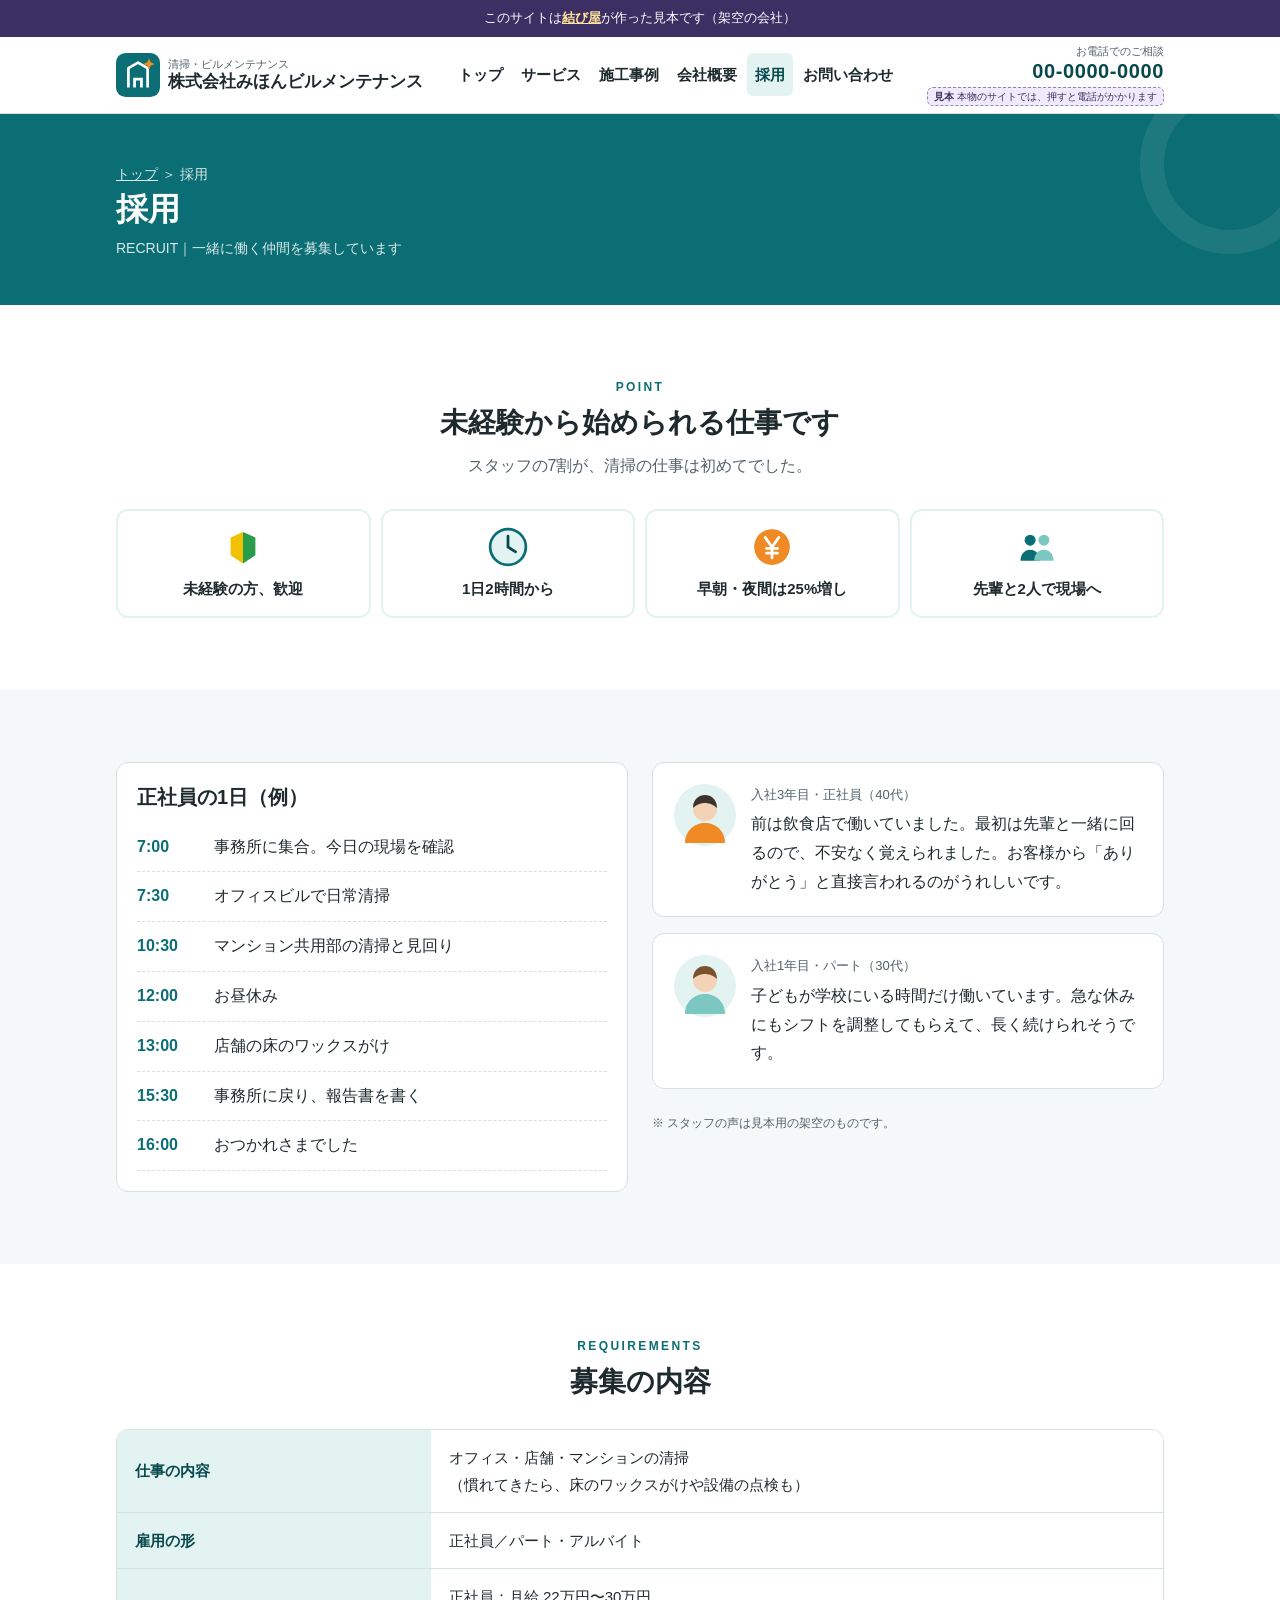
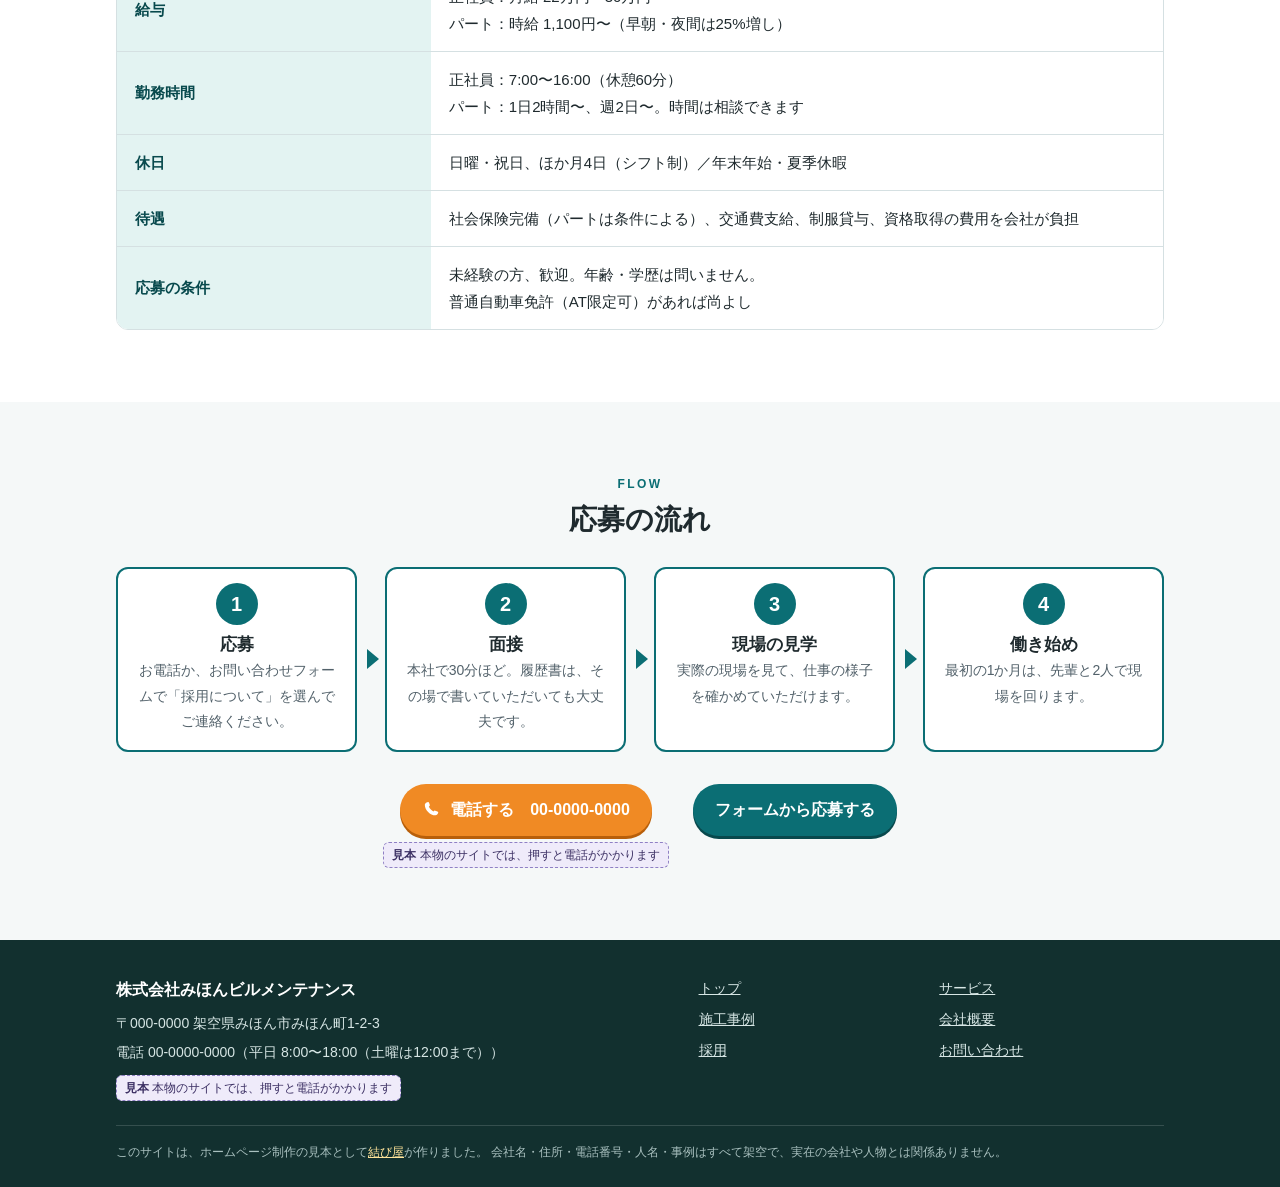
<file: docs/recruit.html>
<!DOCTYPE html>
<html lang="ja">
<head>
<meta charset="UTF-8">
<meta name="viewport" content="width=device-width, initial-scale=1">
<!-- 見本サイト：架空の会社のため、検索に載らないようにする -->
<meta name="robots" content="noindex, nofollow">
<title>採用｜株式会社みほんビルメンテナンス（見本）</title>
<meta name="description" content="清掃スタッフの募集。未経験の方、歓迎。正社員とパートの求人情報。（このサイトは結び屋が作った見本です。会社・住所・電話番号はすべて架空です）">
<meta name="theme-color" content="#0b6e74">
<link rel="stylesheet" href="css/style.css">
</head>
<body>
<div class="demo-bar">
  このサイトは<a href="https://musubiya-miko.com">結び屋</a>が作った見本です（架空の会社）
</div>

<header class="site-header">
  <div class="wrap header-inner">
    <a class="logo" href="index.html">
      <span class="logo-mark"><svg viewBox="0 0 64 64" aria-hidden="true" xmlns="http://www.w3.org/2000/svg"><rect width="64" height="64" rx="14" fill="#0b6e74"/><path d="M18 50V22l14-8 14 8v28" fill="none" stroke="#fff" stroke-width="4" stroke-linejoin="round"/><path d="M27 50V38h10v12" fill="none" stroke="#fff" stroke-width="4"/><path d="M48 8l2.5 5.5L56 16l-5.5 2.5L48 24l-2.5-5.5L40 16l5.5-2.5z" fill="#f08a24"/></svg></span>
      <span class="logo-name"><small>清掃・ビルメンテナンス</small>株式会社みほんビルメンテナンス</span>
    </a>
    <nav class="pc-nav" aria-label="メインメニュー">
      <ul>
<li><a href="index.html">トップ</a></li>
<li><a href="service.html">サービス</a></li>
<li><a href="works.html">施工事例</a></li>
<li><a href="company.html">会社概要</a></li>
<li><a href="recruit.html" aria-current="page">採用</a></li>
<li><a href="contact.html">お問い合わせ</a></li>
      </ul>
    </nav>
    <div class="header-tel">
      <small>お電話でのご相談</small>
      <strong>00-0000-0000</strong>
      <span class="real-note">本物のサイトでは、押すと電話がかかります</span>
    </div>
    <details class="menu">
      <summary><span class="menu-icon"></span>メニュー</summary>
      <nav aria-label="メインメニュー（スマホ）">
        <ul class="menu-list">
<li><a href="index.html">トップ</a></li>
<li><a href="service.html">サービス</a></li>
<li><a href="works.html">施工事例</a></li>
<li><a href="company.html">会社概要</a></li>
<li><a href="recruit.html" aria-current="page">採用</a></li>
<li><a href="contact.html">お問い合わせ</a></li>
        </ul>
      </nav>
    </details>
  </div>
</header>

<main>

<div class="page-title">
  <div class="wrap">
    <p class="breadcrumb"><a href="index.html">トップ</a> ＞ 採用</p>
    <h1>採用</h1>
    <p>RECRUIT｜一緒に働く仲間を募集しています</p>
  </div>
</div>

<section class="section">
  <div class="wrap">
    <div class="section-head">
      <span class="en">POINT</span>
      <h2>未経験から始められる仕事です</h2>
      <p>スタッフの7割が、清掃の仕事は初めてでした。</p>
    </div>
    <div class="recruit-hero-points">
      <div class="recruit-point"><svg viewBox="0 0 64 64" aria-hidden="true" xmlns="http://www.w3.org/2000/svg"><path d="M32 10L14 18v26l18 12z" fill="#f2c200"/><path d="M32 10l18 8v26L32 56z" fill="#2a9d4b"/></svg>未経験の方、歓迎</div>
      <div class="recruit-point"><svg viewBox="0 0 64 64" aria-hidden="true" xmlns="http://www.w3.org/2000/svg"><circle cx="32" cy="32" r="26" fill="#e3f3f2" stroke="#0b6e74" stroke-width="4"/><path d="M32 16v16l11 7" fill="none" stroke="#08494d" stroke-width="4" stroke-linecap="round"/></svg>1日2時間から</div>
      <div class="recruit-point"><svg viewBox="0 0 64 64" aria-hidden="true" xmlns="http://www.w3.org/2000/svg"><circle cx="32" cy="32" r="26" fill="#f08a24"/><path d="M22 18l10 14 10-14M32 32v16M24 34h16M24 41h16" fill="none" stroke="#fff" stroke-width="4" stroke-linecap="round"/></svg>早朝・夜間は25%増し</div>
      <div class="recruit-point"><svg viewBox="0 0 64 64" aria-hidden="true" xmlns="http://www.w3.org/2000/svg"><circle cx="22" cy="22" r="8" fill="#0b6e74"/><circle cx="42" cy="22" r="8" fill="#7cc7c1"/><path d="M8 52c0-10 6-16 14-16s14 6 14 16z" fill="#0b6e74"/><path d="M28 52c0-10 6-16 14-16s14 6 14 16z" fill="#7cc7c1"/></svg>先輩と2人で現場へ</div>
    </div>
  </div>
</section>

<section class="section section-soft">
  <div class="wrap recruit-columns">
    <div class="card">
      <h2 class="card-title">正社員の1日（例）</h2>
      <ul class="day-schedule">
        <li><time>7:00</time><span>事務所に集合。今日の現場を確認</span></li>
        <li><time>7:30</time><span>オフィスビルで日常清掃</span></li>
        <li><time>10:30</time><span>マンション共用部の清掃と見回り</span></li>
        <li><time>12:00</time><span>お昼休み</span></li>
        <li><time>13:00</time><span>店舗の床のワックスがけ</span></li>
        <li><time>15:30</time><span>事務所に戻り、報告書を書く</span></li>
        <li><time>16:00</time><span>おつかれさまでした</span></li>
      </ul>
    </div>
    <div class="cards">
      <div class="card voice">
        <svg viewBox="0 0 64 64" role="img" aria-label="スタッフの似顔絵の図" xmlns="http://www.w3.org/2000/svg"><circle cx="32" cy="32" r="31" fill="#e3f3f2"/><path d="M12 60c0-12 9-20 20-20s20 8 20 20" fill="#f08a24"/><circle cx="32" cy="26" r="12" fill="#f3d2b5"/><path d="M20 25c0-9 6-13 12-13s12 4 12 13c-4-4-9-5-12-5s-8 1-12 5z" fill="#3d3430"/></svg>
        <div>
          <p class="voice-name">入社3年目・正社員（40代）</p>
          <p>前は飲食店で働いていました。最初は先輩と一緒に回るので、不安なく覚えられました。お客様から「ありがとう」と直接言われるのがうれしいです。</p>
        </div>
      </div>
      <div class="card voice">
        <svg viewBox="0 0 64 64" role="img" aria-label="スタッフの似顔絵の図" xmlns="http://www.w3.org/2000/svg"><circle cx="32" cy="32" r="31" fill="#e3f3f2"/><path d="M12 60c0-12 9-20 20-20s20 8 20 20" fill="#7cc7c1"/><circle cx="32" cy="26" r="12" fill="#f3d2b5"/><path d="M20 25c0-9 6-13 12-13s12 4 12 13c-4-4-9-5-12-5s-8 1-12 5z" fill="#7a5230"/></svg>
        <div>
          <p class="voice-name">入社1年目・パート（30代）</p>
          <p>子どもが学校にいる時間だけ働いています。急な休みにもシフトを調整してもらえて、長く続けられそうです。</p>
        </div>
      </div>
      <p class="price-note">※ スタッフの声は見本用の架空のものです。</p>
    </div>
  </div>
</section>

<section class="section">
  <div class="wrap">
    <div class="section-head">
      <span class="en">REQUIREMENTS</span>
      <h2>募集の内容</h2>
    </div>
    <div class="table-wrap">
      <table class="info-table">
        <tbody>
          <tr><th scope="row">仕事の内容</th><td>オフィス・店舗・マンションの清掃<br>（慣れてきたら、床のワックスがけや設備の点検も）</td></tr>
          <tr><th scope="row">雇用の形</th><td>正社員／パート・アルバイト</td></tr>
          <tr><th scope="row">給与</th><td>正社員：月給 22万円〜30万円<br>パート：時給 1,100円〜（早朝・夜間は25%増し）</td></tr>
          <tr><th scope="row">勤務時間</th><td>正社員：7:00〜16:00（休憩60分）<br>パート：1日2時間〜、週2日〜。時間は相談できます</td></tr>
          <tr><th scope="row">休日</th><td>日曜・祝日、ほか月4日（シフト制）／年末年始・夏季休暇</td></tr>
          <tr><th scope="row">待遇</th><td>社会保険完備（パートは条件による）、交通費支給、制服貸与、資格取得の費用を会社が負担</td></tr>
          <tr><th scope="row">応募の条件</th><td>未経験の方、歓迎。年齢・学歴は問いません。<br>普通自動車免許（AT限定可）があれば尚よし</td></tr>
        </tbody>
      </table>
    </div>
  </div>
</section>

<section class="section section-soft">
  <div class="wrap">
    <div class="section-head">
      <span class="en">FLOW</span>
      <h2>応募の流れ</h2>
    </div>
    <ol class="flow">
      <li><h3>応募</h3><p>お電話か、お問い合わせフォームで「採用について」を選んでご連絡ください。</p></li>
      <li><h3>面接</h3><p>本社で30分ほど。履歴書は、その場で書いていただいても大丈夫です。</p></li>
      <li><h3>現場の見学</h3><p>実際の現場を見て、仕事の様子を確かめていただけます。</p></li>
      <li><h3>働き始め</h3><p>最初の1か月は、先輩と2人で現場を回ります。</p></li>
    </ol>
    <div class="cta-actions mt-32">
      <div class="tel-box">
        <span class="btn btn-accent tel-btn"><svg viewBox="0 0 64 64" aria-hidden="true" xmlns="http://www.w3.org/2000/svg"><path d="M20 6c2 0 4 6 5 10 .6 2-1 3.5-3 5 2 6 8 13 15 16 1.5-2 3-3.6 5-3 4 1 10 3 10 5 0 4-4 10-9 10C26 49 9 32 9 15 9 10 16 6 20 6z" fill="currentColor"/></svg>電話する　00-0000-0000</span>
        <span class="real-note">本物のサイトでは、押すと電話がかかります</span>
      </div>
      <a class="btn btn-main" href="contact.html">フォームから応募する</a>
    </div>
  </div>
</section>

</main>

<footer class="site-footer">
  <div class="wrap">
    <div class="footer-inner">
      <div class="footer-company">
        <strong>株式会社みほんビルメンテナンス</strong>
        <p>〒000-0000 架空県みほん市みほん町1-2-3</p>
        <p>電話 00-0000-0000（平日 8:00〜18:00（土曜は12:00まで））</p>
        <span class="real-note">本物のサイトでは、押すと電話がかかります</span>
      </div>
      <nav class="footer-nav" aria-label="フッターメニュー">
        <ul>
<li><a href="index.html">トップ</a></li>
<li><a href="service.html">サービス</a></li>
<li><a href="works.html">施工事例</a></li>
<li><a href="company.html">会社概要</a></li>
<li><a href="recruit.html">採用</a></li>
<li><a href="contact.html">お問い合わせ</a></li>
        </ul>
      </nav>
    </div>
    <div class="footer-demo">
      このサイトは、ホームページ制作の見本として<a href="https://musubiya-miko.com">結び屋</a>が作りました。
      会社名・住所・電話番号・人名・事例はすべて架空で、実在の会社や人物とは関係ありません。
    </div>
  </div>
</footer>

<div class="fixed-cta">
  <div class="fixed-cta-inner">
    <span class="btn btn-accent tel-btn">電話する<small>00-0000-0000</small></span>
    <a class="btn btn-main" href="contact.html">お問い合わせ<small>24時間受付</small></a>
  </div>
  <span class="real-note">本物のサイトでは、押すと電話がかかります</span>
</div>
</body>
</html>
</file>
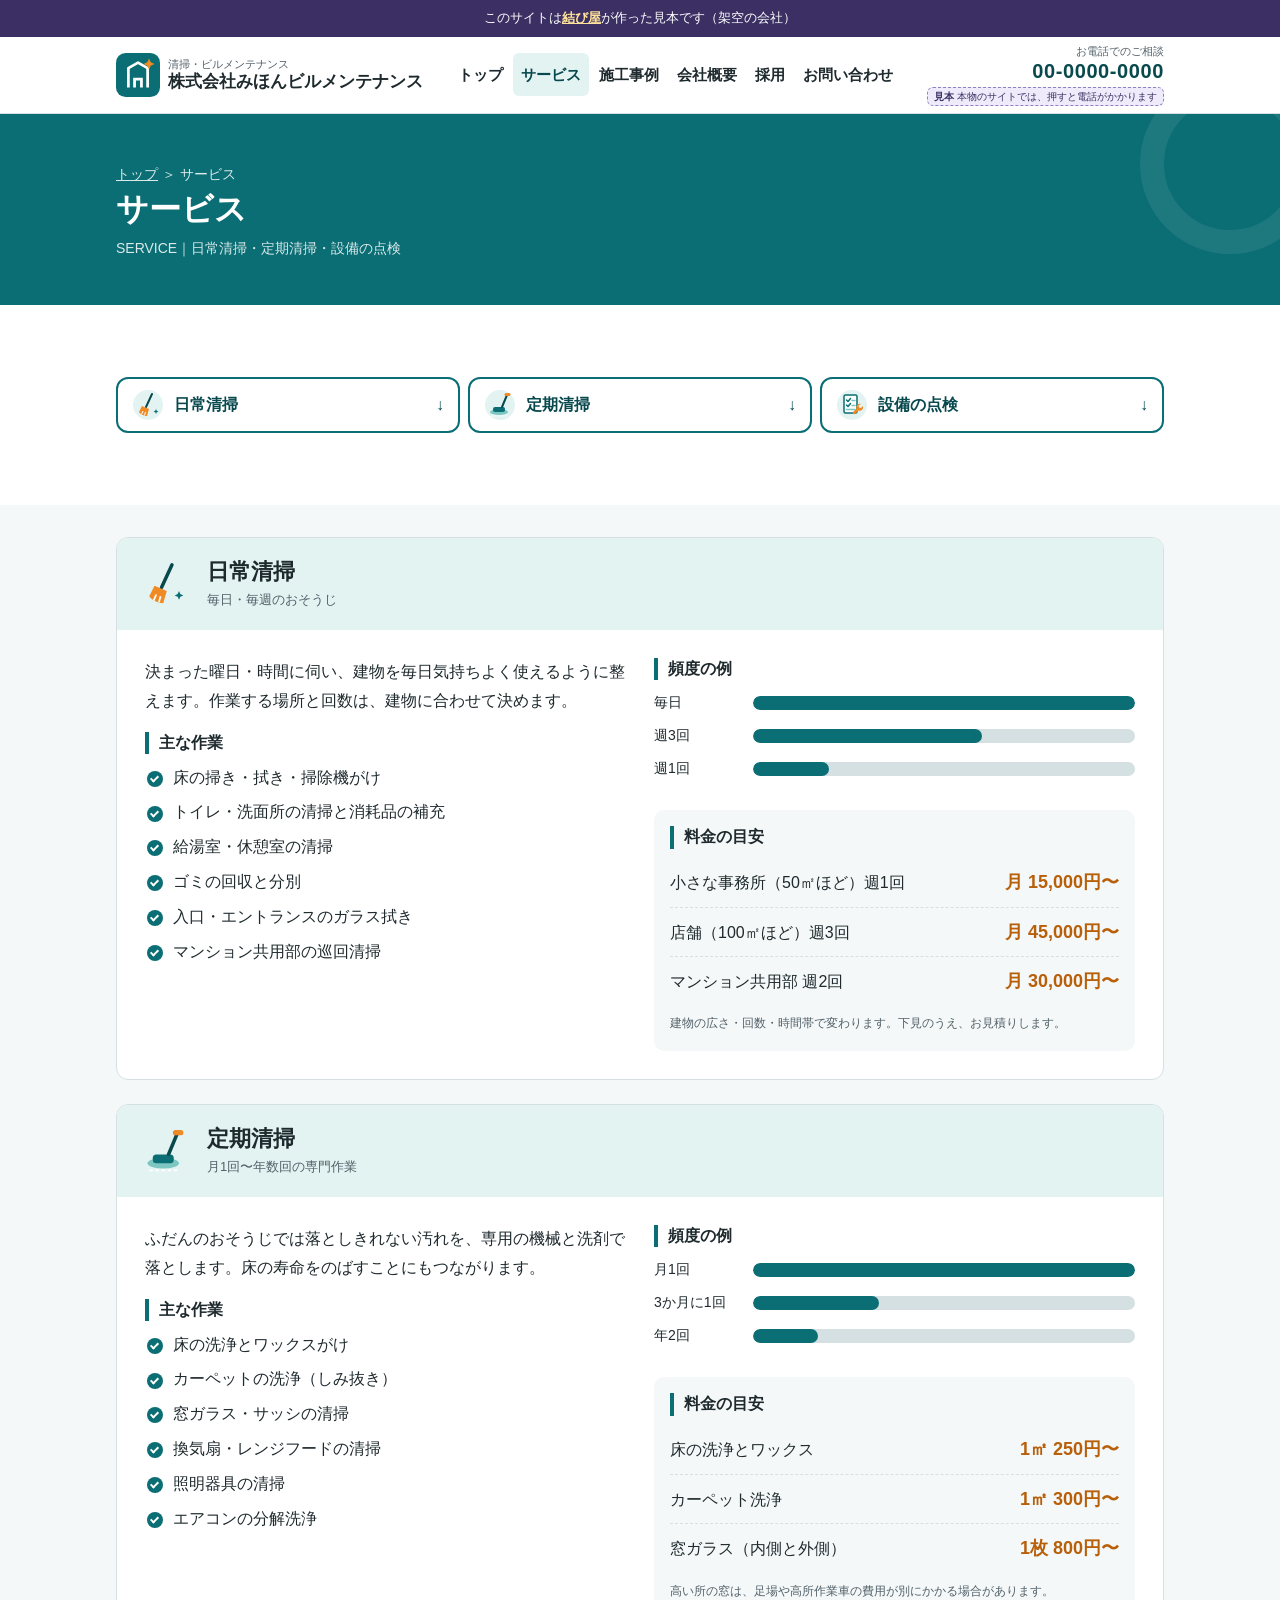
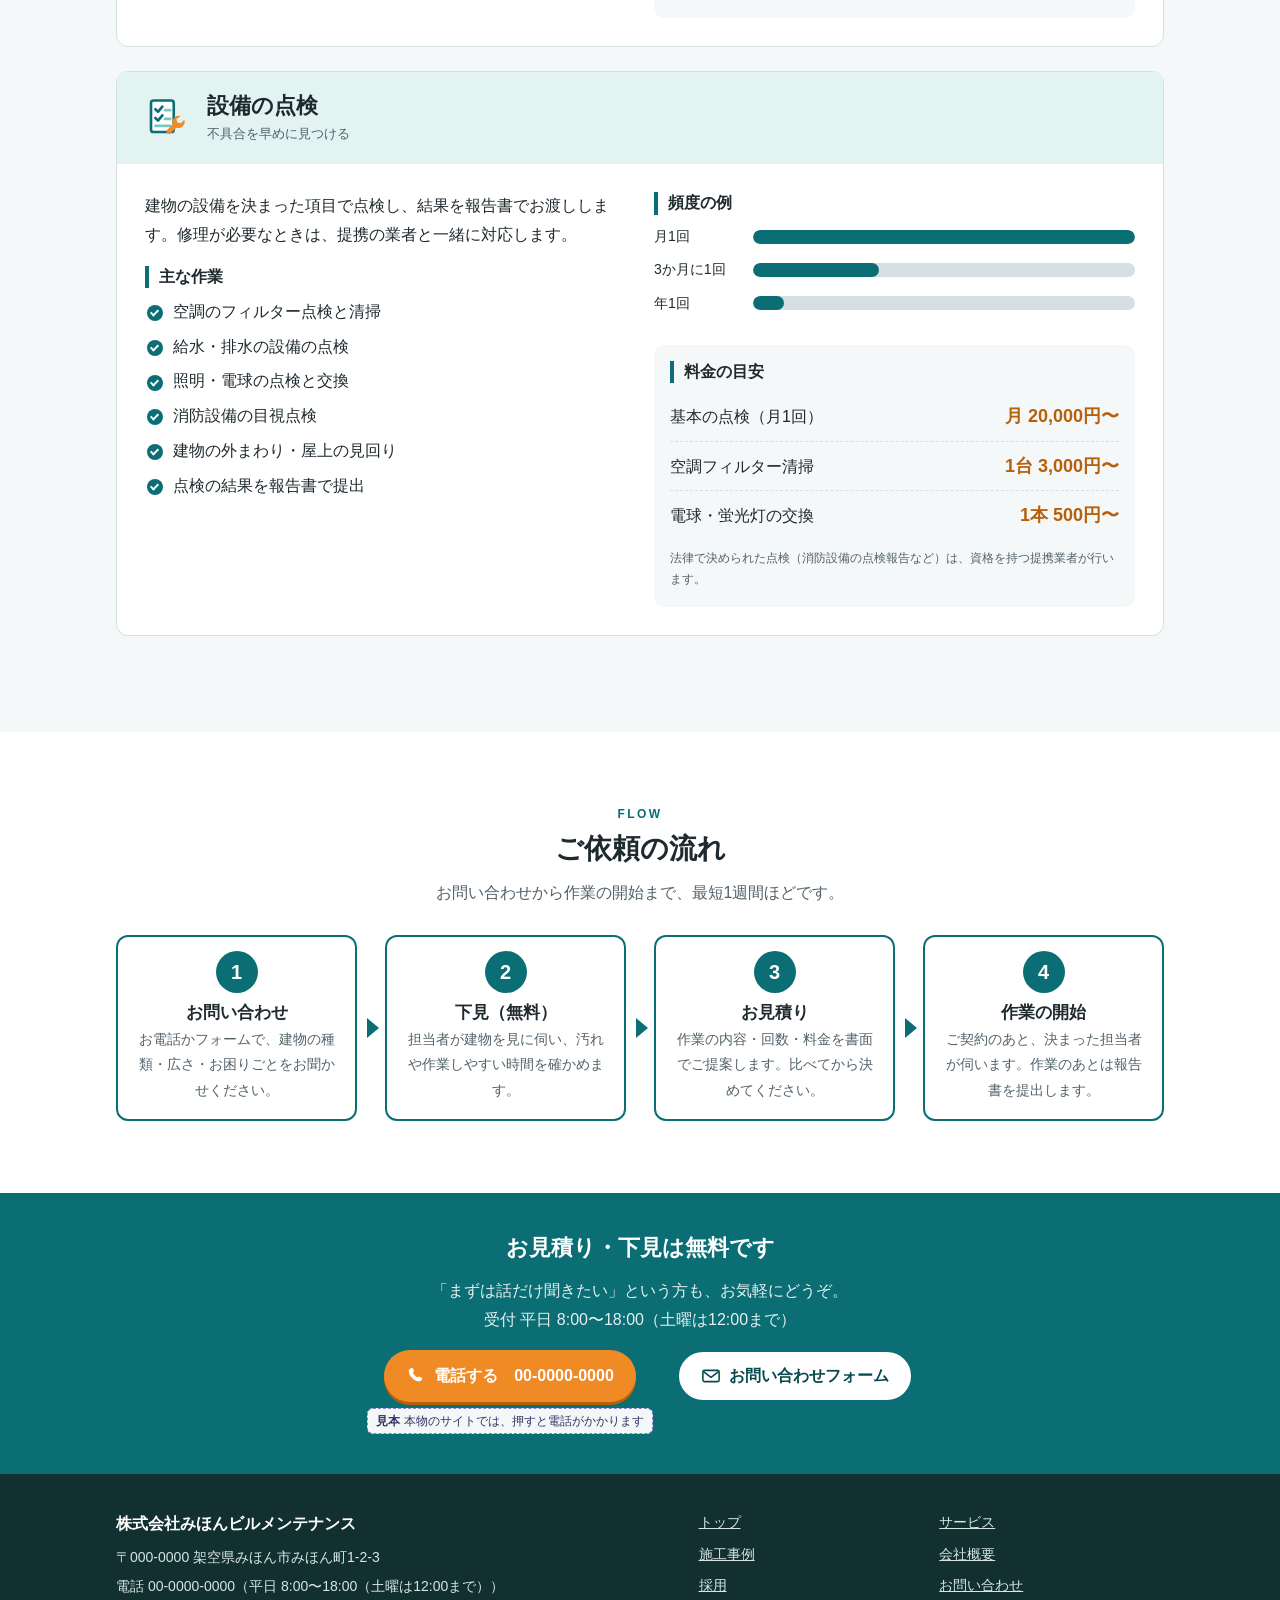
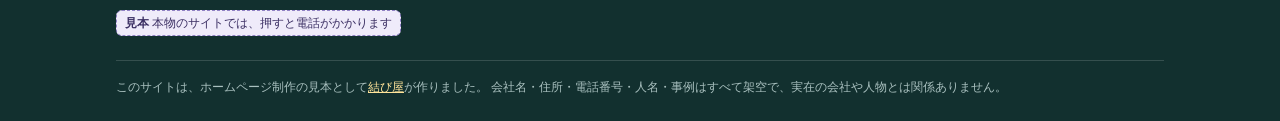
<file: docs/service.html>
<!DOCTYPE html>
<html lang="ja">
<head>
<meta charset="UTF-8">
<meta name="viewport" content="width=device-width, initial-scale=1">
<!-- 見本サイト：架空の会社のため、検索に載らないようにする -->
<meta name="robots" content="noindex, nofollow">
<title>サービス｜株式会社みほんビルメンテナンス（見本）</title>
<meta name="description" content="日常清掃・定期清掃・設備の点検の内容と料金の目安。（このサイトは結び屋が作った見本です。会社・住所・電話番号はすべて架空です）">
<meta name="theme-color" content="#0b6e74">
<link rel="stylesheet" href="css/style.css">
</head>
<body>
<div class="demo-bar">
  このサイトは<a href="https://musubiya-miko.com">結び屋</a>が作った見本です（架空の会社）
</div>

<header class="site-header">
  <div class="wrap header-inner">
    <a class="logo" href="index.html">
      <span class="logo-mark"><svg viewBox="0 0 64 64" aria-hidden="true" xmlns="http://www.w3.org/2000/svg"><rect width="64" height="64" rx="14" fill="#0b6e74"/><path d="M18 50V22l14-8 14 8v28" fill="none" stroke="#fff" stroke-width="4" stroke-linejoin="round"/><path d="M27 50V38h10v12" fill="none" stroke="#fff" stroke-width="4"/><path d="M48 8l2.5 5.5L56 16l-5.5 2.5L48 24l-2.5-5.5L40 16l5.5-2.5z" fill="#f08a24"/></svg></span>
      <span class="logo-name"><small>清掃・ビルメンテナンス</small>株式会社みほんビルメンテナンス</span>
    </a>
    <nav class="pc-nav" aria-label="メインメニュー">
      <ul>
<li><a href="index.html">トップ</a></li>
<li><a href="service.html" aria-current="page">サービス</a></li>
<li><a href="works.html">施工事例</a></li>
<li><a href="company.html">会社概要</a></li>
<li><a href="recruit.html">採用</a></li>
<li><a href="contact.html">お問い合わせ</a></li>
      </ul>
    </nav>
    <div class="header-tel">
      <small>お電話でのご相談</small>
      <strong>00-0000-0000</strong>
      <span class="real-note">本物のサイトでは、押すと電話がかかります</span>
    </div>
    <details class="menu">
      <summary><span class="menu-icon"></span>メニュー</summary>
      <nav aria-label="メインメニュー（スマホ）">
        <ul class="menu-list">
<li><a href="index.html">トップ</a></li>
<li><a href="service.html" aria-current="page">サービス</a></li>
<li><a href="works.html">施工事例</a></li>
<li><a href="company.html">会社概要</a></li>
<li><a href="recruit.html">採用</a></li>
<li><a href="contact.html">お問い合わせ</a></li>
        </ul>
      </nav>
    </details>
  </div>
</header>

<main>

<div class="page-title">
  <div class="wrap">
    <p class="breadcrumb"><a href="index.html">トップ</a> ＞ サービス</p>
    <h1>サービス</h1>
    <p>SERVICE｜日常清掃・定期清掃・設備の点検</p>
  </div>
</div>

<section class="section">
  <div class="wrap">
    <nav class="service-nav" aria-label="サービスの一覧">
      <a href="#daily"><svg viewBox="0 0 64 64" aria-hidden="true" xmlns="http://www.w3.org/2000/svg"><circle cx="32" cy="32" r="30" fill="#e3f3f2"/><path d="M40 10L28 36" stroke="#08494d" stroke-width="4" stroke-linecap="round"/><path d="M20 34l14 6-4 14c-6 0-14-4-16-8z" fill="#f08a24"/><path d="M22 44l-3 7M27 46l-2 7" stroke="#fff" stroke-width="2"/><path d="M48 40l1.5 3.5L53 45l-3.5 1.5L48 50l-1.5-3.5L43 45l3.5-1.5z" fill="#0b6e74"/></svg>日常清掃</a>
      <a href="#periodic"><svg viewBox="0 0 64 64" aria-hidden="true" xmlns="http://www.w3.org/2000/svg"><circle cx="32" cy="32" r="30" fill="#e3f3f2"/><ellipse cx="30" cy="46" rx="18" ry="6" fill="#7cc7c1"/><rect x="18" y="36" width="24" height="10" rx="4" fill="#0b6e74"/><path d="M36 36L46 12" stroke="#08494d" stroke-width="4" stroke-linecap="round"/><rect x="41" y="8" width="12" height="6" rx="3" fill="#f08a24"/><path d="M14 54h34" stroke="#fff" stroke-width="2" stroke-dasharray="4 3"/></svg>定期清掃</a>
      <a href="#inspect"><svg viewBox="0 0 64 64" aria-hidden="true" xmlns="http://www.w3.org/2000/svg"><circle cx="32" cy="32" r="30" fill="#e3f3f2"/><rect x="16" y="12" width="26" height="36" rx="3" fill="#fff" stroke="#0b6e74" stroke-width="3"/><path d="M21 22l3 3 5-6M21 32l3 3 5-6" fill="none" stroke="#0b6e74" stroke-width="3" stroke-linecap="round" stroke-linejoin="round"/><path d="M32 23h6M32 33h6M21 41h17" stroke="#7cc7c1" stroke-width="3" stroke-linecap="round"/><path d="M50 30a7 7 0 0 0-9 9L34 46a3 3 0 0 0 4 4l7-7a7 7 0 0 0 9-9l-4 4-4-1-1-4z" fill="#f08a24"/></svg>設備の点検</a>
    </nav>
  </div>
</section>

<section class="section section-soft pt-32">
  <div class="wrap">
    <article class="service-block" id="daily">
      <div class="service-block-head">
        <svg viewBox="0 0 64 64" aria-hidden="true" xmlns="http://www.w3.org/2000/svg"><circle cx="32" cy="32" r="30" fill="#e3f3f2"/><path d="M40 10L28 36" stroke="#08494d" stroke-width="4" stroke-linecap="round"/><path d="M20 34l14 6-4 14c-6 0-14-4-16-8z" fill="#f08a24"/><path d="M22 44l-3 7M27 46l-2 7" stroke="#fff" stroke-width="2"/><path d="M48 40l1.5 3.5L53 45l-3.5 1.5L48 50l-1.5-3.5L43 45l3.5-1.5z" fill="#0b6e74"/></svg>
        <div>
          <h2>日常清掃</h2>
          <p>毎日・毎週のおそうじ</p>
        </div>
      </div>
      <div class="service-block-body">
        <div>
          <p>決まった曜日・時間に伺い、建物を毎日気持ちよく使えるように整えます。作業する場所と回数は、建物に合わせて決めます。</p>
          <h3>主な作業</h3>
          <ul class="check-list">
            <li>床の掃き・拭き・掃除機がけ</li>
            <li>トイレ・洗面所の清掃と消耗品の補充</li>
            <li>給湯室・休憩室の清掃</li>
            <li>ゴミの回収と分別</li>
            <li>入口・エントランスのガラス拭き</li>
            <li>マンション共用部の巡回清掃</li>
          </ul>
        </div>
        <div>
          <h3>頻度の例</h3>
          <div class="freq" role="img" aria-label="作業の頻度の例を示した棒の図">
          <div class="freq-row"><span>毎日</span><div class="freq-bar"><span style="width:100%"></span></div></div>
          <div class="freq-row"><span>週3回</span><div class="freq-bar"><span style="width:60%"></span></div></div>
          <div class="freq-row"><span>週1回</span><div class="freq-bar"><span style="width:20%"></span></div></div>
        </div>
          <br>
          <div class="price-box">
          <h3>料金の目安</h3>
          <div class="price-row"><span>小さな事務所（50㎡ほど）週1回</span><strong>月 15,000円〜</strong></div>
          <div class="price-row"><span>店舗（100㎡ほど）週3回</span><strong>月 45,000円〜</strong></div>
          <div class="price-row"><span>マンション共用部 週2回</span><strong>月 30,000円〜</strong></div>
          <p class="price-note">建物の広さ・回数・時間帯で変わります。下見のうえ、お見積りします。</p>
        </div>
        </div>
      </div>
    </article>
    <article class="service-block" id="periodic">
      <div class="service-block-head">
        <svg viewBox="0 0 64 64" aria-hidden="true" xmlns="http://www.w3.org/2000/svg"><circle cx="32" cy="32" r="30" fill="#e3f3f2"/><ellipse cx="30" cy="46" rx="18" ry="6" fill="#7cc7c1"/><rect x="18" y="36" width="24" height="10" rx="4" fill="#0b6e74"/><path d="M36 36L46 12" stroke="#08494d" stroke-width="4" stroke-linecap="round"/><rect x="41" y="8" width="12" height="6" rx="3" fill="#f08a24"/><path d="M14 54h34" stroke="#fff" stroke-width="2" stroke-dasharray="4 3"/></svg>
        <div>
          <h2>定期清掃</h2>
          <p>月1回〜年数回の専門作業</p>
        </div>
      </div>
      <div class="service-block-body">
        <div>
          <p>ふだんのおそうじでは落としきれない汚れを、専用の機械と洗剤で落とします。床の寿命をのばすことにもつながります。</p>
          <h3>主な作業</h3>
          <ul class="check-list">
            <li>床の洗浄とワックスがけ</li>
            <li>カーペットの洗浄（しみ抜き）</li>
            <li>窓ガラス・サッシの清掃</li>
            <li>換気扇・レンジフードの清掃</li>
            <li>照明器具の清掃</li>
            <li>エアコンの分解洗浄</li>
          </ul>
        </div>
        <div>
          <h3>頻度の例</h3>
          <div class="freq" role="img" aria-label="作業の頻度の例を示した棒の図">
          <div class="freq-row"><span>月1回</span><div class="freq-bar"><span style="width:100%"></span></div></div>
          <div class="freq-row"><span>3か月に1回</span><div class="freq-bar"><span style="width:33%"></span></div></div>
          <div class="freq-row"><span>年2回</span><div class="freq-bar"><span style="width:17%"></span></div></div>
        </div>
          <br>
          <div class="price-box">
          <h3>料金の目安</h3>
          <div class="price-row"><span>床の洗浄とワックス</span><strong>1㎡ 250円〜</strong></div>
          <div class="price-row"><span>カーペット洗浄</span><strong>1㎡ 300円〜</strong></div>
          <div class="price-row"><span>窓ガラス（内側と外側）</span><strong>1枚 800円〜</strong></div>
          <p class="price-note">高い所の窓は、足場や高所作業車の費用が別にかかる場合があります。</p>
        </div>
        </div>
      </div>
    </article>
    <article class="service-block" id="inspect">
      <div class="service-block-head">
        <svg viewBox="0 0 64 64" aria-hidden="true" xmlns="http://www.w3.org/2000/svg"><circle cx="32" cy="32" r="30" fill="#e3f3f2"/><rect x="16" y="12" width="26" height="36" rx="3" fill="#fff" stroke="#0b6e74" stroke-width="3"/><path d="M21 22l3 3 5-6M21 32l3 3 5-6" fill="none" stroke="#0b6e74" stroke-width="3" stroke-linecap="round" stroke-linejoin="round"/><path d="M32 23h6M32 33h6M21 41h17" stroke="#7cc7c1" stroke-width="3" stroke-linecap="round"/><path d="M50 30a7 7 0 0 0-9 9L34 46a3 3 0 0 0 4 4l7-7a7 7 0 0 0 9-9l-4 4-4-1-1-4z" fill="#f08a24"/></svg>
        <div>
          <h2>設備の点検</h2>
          <p>不具合を早めに見つける</p>
        </div>
      </div>
      <div class="service-block-body">
        <div>
          <p>建物の設備を決まった項目で点検し、結果を報告書でお渡しします。修理が必要なときは、提携の業者と一緒に対応します。</p>
          <h3>主な作業</h3>
          <ul class="check-list">
            <li>空調のフィルター点検と清掃</li>
            <li>給水・排水の設備の点検</li>
            <li>照明・電球の点検と交換</li>
            <li>消防設備の目視点検</li>
            <li>建物の外まわり・屋上の見回り</li>
            <li>点検の結果を報告書で提出</li>
          </ul>
        </div>
        <div>
          <h3>頻度の例</h3>
          <div class="freq" role="img" aria-label="作業の頻度の例を示した棒の図">
          <div class="freq-row"><span>月1回</span><div class="freq-bar"><span style="width:100%"></span></div></div>
          <div class="freq-row"><span>3か月に1回</span><div class="freq-bar"><span style="width:33%"></span></div></div>
          <div class="freq-row"><span>年1回</span><div class="freq-bar"><span style="width:8%"></span></div></div>
        </div>
          <br>
          <div class="price-box">
          <h3>料金の目安</h3>
          <div class="price-row"><span>基本の点検（月1回）</span><strong>月 20,000円〜</strong></div>
          <div class="price-row"><span>空調フィルター清掃</span><strong>1台 3,000円〜</strong></div>
          <div class="price-row"><span>電球・蛍光灯の交換</span><strong>1本 500円〜</strong></div>
          <p class="price-note">法律で決められた点検（消防設備の点検報告など）は、資格を持つ提携業者が行います。</p>
        </div>
        </div>
      </div>
    </article>
  </div>
</section>

<section class="section">
  <div class="wrap">
    <div class="section-head">
      <span class="en">FLOW</span>
      <h2>ご依頼の流れ</h2>
      <p>お問い合わせから作業の開始まで、最短1週間ほどです。</p>
    </div>
    <ol class="flow">
      <li><h3>お問い合わせ</h3><p>お電話かフォームで、建物の種類・広さ・お困りごとをお聞かせください。</p></li>
      <li><h3>下見（無料）</h3><p>担当者が建物を見に伺い、汚れや作業しやすい時間を確かめます。</p></li>
      <li><h3>お見積り</h3><p>作業の内容・回数・料金を書面でご提案します。比べてから決めてください。</p></li>
      <li><h3>作業の開始</h3><p>ご契約のあと、決まった担当者が伺います。作業のあとは報告書を提出します。</p></li>
    </ol>
  </div>
</section>

<section class="cta">
  <div class="wrap">
    <h2>お見積り・下見は無料です</h2>
    <p>「まずは話だけ聞きたい」という方も、お気軽にどうぞ。<br>受付 平日 8:00〜18:00（土曜は12:00まで）</p>
    <div class="cta-actions">
      <div class="tel-box">
        <span class="btn btn-accent tel-btn"><svg viewBox="0 0 64 64" aria-hidden="true" xmlns="http://www.w3.org/2000/svg"><path d="M20 6c2 0 4 6 5 10 .6 2-1 3.5-3 5 2 6 8 13 15 16 1.5-2 3-3.6 5-3 4 1 10 3 10 5 0 4-4 10-9 10C26 49 9 32 9 15 9 10 16 6 20 6z" fill="currentColor"/></svg>電話する　00-0000-0000</span>
        <span class="real-note">本物のサイトでは、押すと電話がかかります</span>
      </div>
      <a class="btn btn-outline" href="contact.html"><svg viewBox="0 0 64 64" aria-hidden="true" xmlns="http://www.w3.org/2000/svg"><rect x="6" y="14" width="52" height="36" rx="5" fill="none" stroke="currentColor" stroke-width="5"/><path d="M8 18l24 18 24-18" fill="none" stroke="currentColor" stroke-width="5" stroke-linejoin="round"/></svg>お問い合わせフォーム</a>
    </div>
  </div>
</section>

</main>

<footer class="site-footer">
  <div class="wrap">
    <div class="footer-inner">
      <div class="footer-company">
        <strong>株式会社みほんビルメンテナンス</strong>
        <p>〒000-0000 架空県みほん市みほん町1-2-3</p>
        <p>電話 00-0000-0000（平日 8:00〜18:00（土曜は12:00まで））</p>
        <span class="real-note">本物のサイトでは、押すと電話がかかります</span>
      </div>
      <nav class="footer-nav" aria-label="フッターメニュー">
        <ul>
<li><a href="index.html">トップ</a></li>
<li><a href="service.html">サービス</a></li>
<li><a href="works.html">施工事例</a></li>
<li><a href="company.html">会社概要</a></li>
<li><a href="recruit.html">採用</a></li>
<li><a href="contact.html">お問い合わせ</a></li>
        </ul>
      </nav>
    </div>
    <div class="footer-demo">
      このサイトは、ホームページ制作の見本として<a href="https://musubiya-miko.com">結び屋</a>が作りました。
      会社名・住所・電話番号・人名・事例はすべて架空で、実在の会社や人物とは関係ありません。
    </div>
  </div>
</footer>

<div class="fixed-cta">
  <div class="fixed-cta-inner">
    <span class="btn btn-accent tel-btn">電話する<small>00-0000-0000</small></span>
    <a class="btn btn-main" href="contact.html">お問い合わせ<small>24時間受付</small></a>
  </div>
  <span class="real-note">本物のサイトでは、押すと電話がかかります</span>
</div>
</body>
</html>
</file>
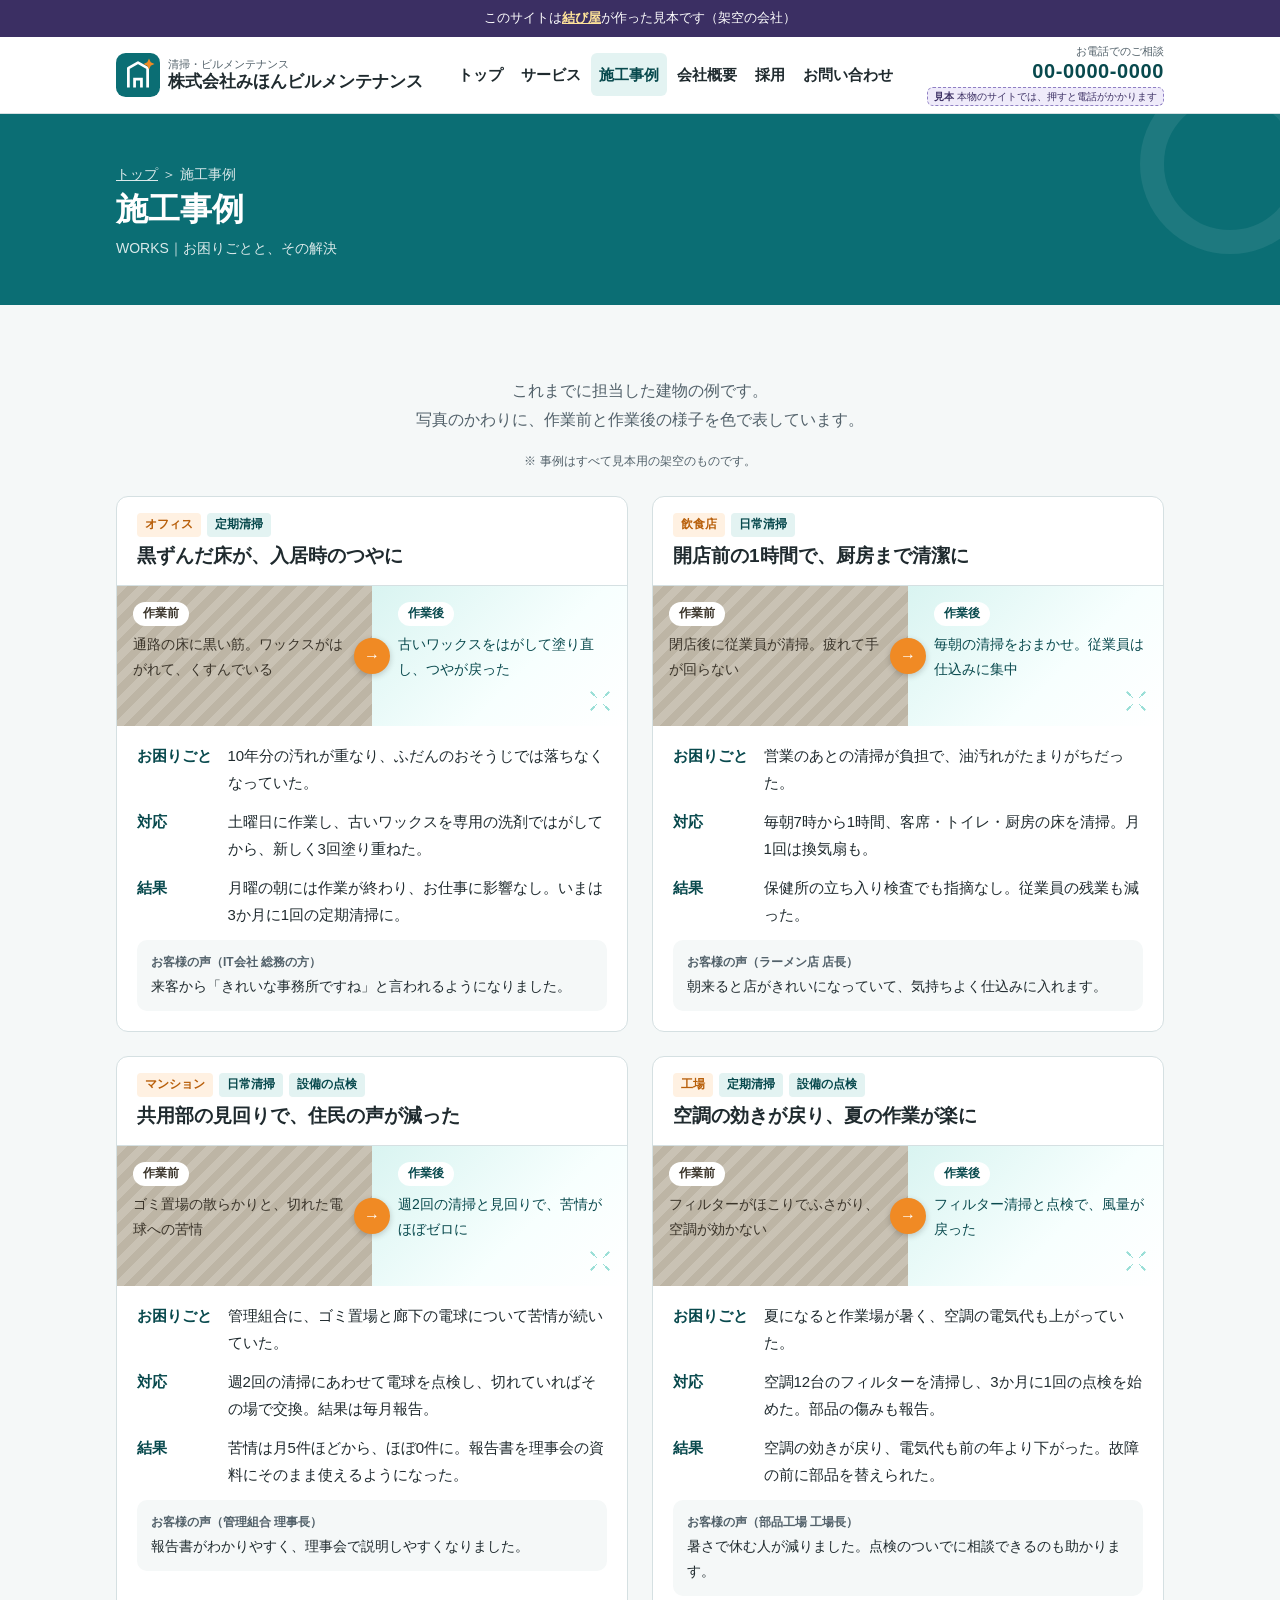
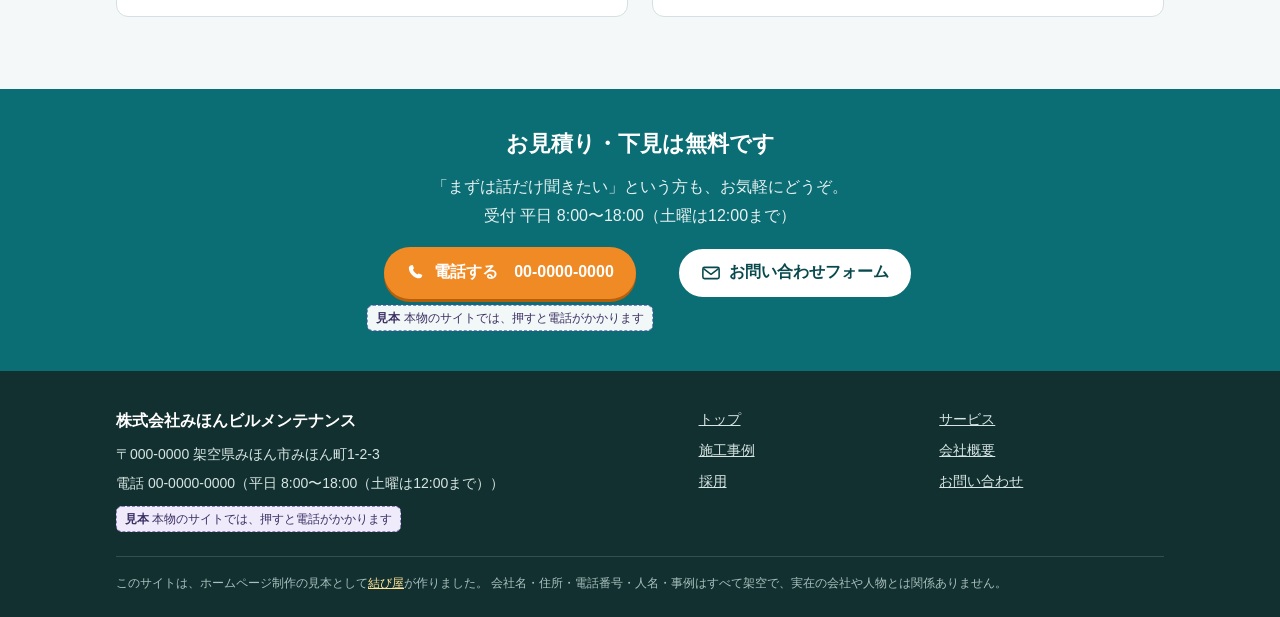
<file: docs/works.html>
<!DOCTYPE html>
<html lang="ja">
<head>
<meta charset="UTF-8">
<meta name="viewport" content="width=device-width, initial-scale=1">
<!-- 見本サイト：架空の会社のため、検索に載らないようにする -->
<meta name="robots" content="noindex, nofollow">
<title>施工事例｜株式会社みほんビルメンテナンス（見本）</title>
<meta name="description" content="オフィス・店舗・マンション・工場での清掃と点検の事例。（このサイトは結び屋が作った見本です。会社・住所・電話番号はすべて架空です）">
<meta name="theme-color" content="#0b6e74">
<link rel="stylesheet" href="css/style.css">
</head>
<body>
<div class="demo-bar">
  このサイトは<a href="https://musubiya-miko.com">結び屋</a>が作った見本です（架空の会社）
</div>

<header class="site-header">
  <div class="wrap header-inner">
    <a class="logo" href="index.html">
      <span class="logo-mark"><svg viewBox="0 0 64 64" aria-hidden="true" xmlns="http://www.w3.org/2000/svg"><rect width="64" height="64" rx="14" fill="#0b6e74"/><path d="M18 50V22l14-8 14 8v28" fill="none" stroke="#fff" stroke-width="4" stroke-linejoin="round"/><path d="M27 50V38h10v12" fill="none" stroke="#fff" stroke-width="4"/><path d="M48 8l2.5 5.5L56 16l-5.5 2.5L48 24l-2.5-5.5L40 16l5.5-2.5z" fill="#f08a24"/></svg></span>
      <span class="logo-name"><small>清掃・ビルメンテナンス</small>株式会社みほんビルメンテナンス</span>
    </a>
    <nav class="pc-nav" aria-label="メインメニュー">
      <ul>
<li><a href="index.html">トップ</a></li>
<li><a href="service.html">サービス</a></li>
<li><a href="works.html" aria-current="page">施工事例</a></li>
<li><a href="company.html">会社概要</a></li>
<li><a href="recruit.html">採用</a></li>
<li><a href="contact.html">お問い合わせ</a></li>
      </ul>
    </nav>
    <div class="header-tel">
      <small>お電話でのご相談</small>
      <strong>00-0000-0000</strong>
      <span class="real-note">本物のサイトでは、押すと電話がかかります</span>
    </div>
    <details class="menu">
      <summary><span class="menu-icon"></span>メニュー</summary>
      <nav aria-label="メインメニュー（スマホ）">
        <ul class="menu-list">
<li><a href="index.html">トップ</a></li>
<li><a href="service.html">サービス</a></li>
<li><a href="works.html" aria-current="page">施工事例</a></li>
<li><a href="company.html">会社概要</a></li>
<li><a href="recruit.html">採用</a></li>
<li><a href="contact.html">お問い合わせ</a></li>
        </ul>
      </nav>
    </details>
  </div>
</header>

<main>

<div class="page-title">
  <div class="wrap">
    <p class="breadcrumb"><a href="index.html">トップ</a> ＞ 施工事例</p>
    <h1>施工事例</h1>
    <p>WORKS｜お困りごとと、その解決</p>
  </div>
</div>

<section class="section section-soft">
  <div class="wrap">
    <p class="lead-center">これまでに担当した建物の例です。<br>写真のかわりに、作業前と作業後の様子を色で表しています。</p>
    <p class="price-note text-center mb-24">※ 事例はすべて見本用の架空のものです。</p>
    <div class="works-grid">
      <article class="work">
        <div class="work-head">
          <div class="work-tags"><span class="tag tag-place">オフィス</span><span class="tag">定期清掃</span></div>
          <h2>黒ずんだ床が、入居時のつやに</h2>
        </div>
        <div class="before-after">
          <div class="ba ba-before"><span class="ba-label">作業前</span><br>通路の床に黒い筋。ワックスがはがれて、くすんでいる</div>
          <div class="ba-arrow" aria-hidden="true"><span>→</span></div>
          <div class="ba ba-after"><span class="ba-label">作業後</span><br>古いワックスをはがして塗り直し、つやが戻った</div>
        </div>
        <div class="work-body">
          <dl class="work-step"><dt>お困りごと</dt><dd>10年分の汚れが重なり、ふだんのおそうじでは落ちなくなっていた。</dd></dl>
          <dl class="work-step"><dt>対応</dt><dd>土曜日に作業し、古いワックスを専用の洗剤ではがしてから、新しく3回塗り重ねた。</dd></dl>
          <dl class="work-step"><dt>結果</dt><dd>月曜の朝には作業が終わり、お仕事に影響なし。いまは3か月に1回の定期清掃に。</dd></dl>
          <div class="work-voice"><strong>お客様の声（IT会社 総務の方）</strong>来客から「きれいな事務所ですね」と言われるようになりました。</div>
        </div>
      </article>
      <article class="work">
        <div class="work-head">
          <div class="work-tags"><span class="tag tag-place">飲食店</span><span class="tag">日常清掃</span></div>
          <h2>開店前の1時間で、厨房まで清潔に</h2>
        </div>
        <div class="before-after">
          <div class="ba ba-before"><span class="ba-label">作業前</span><br>閉店後に従業員が清掃。疲れて手が回らない</div>
          <div class="ba-arrow" aria-hidden="true"><span>→</span></div>
          <div class="ba ba-after"><span class="ba-label">作業後</span><br>毎朝の清掃をおまかせ。従業員は仕込みに集中</div>
        </div>
        <div class="work-body">
          <dl class="work-step"><dt>お困りごと</dt><dd>営業のあとの清掃が負担で、油汚れがたまりがちだった。</dd></dl>
          <dl class="work-step"><dt>対応</dt><dd>毎朝7時から1時間、客席・トイレ・厨房の床を清掃。月1回は換気扇も。</dd></dl>
          <dl class="work-step"><dt>結果</dt><dd>保健所の立ち入り検査でも指摘なし。従業員の残業も減った。</dd></dl>
          <div class="work-voice"><strong>お客様の声（ラーメン店 店長）</strong>朝来ると店がきれいになっていて、気持ちよく仕込みに入れます。</div>
        </div>
      </article>
      <article class="work">
        <div class="work-head">
          <div class="work-tags"><span class="tag tag-place">マンション</span><span class="tag">日常清掃</span><span class="tag">設備の点検</span></div>
          <h2>共用部の見回りで、住民の声が減った</h2>
        </div>
        <div class="before-after">
          <div class="ba ba-before"><span class="ba-label">作業前</span><br>ゴミ置場の散らかりと、切れた電球への苦情</div>
          <div class="ba-arrow" aria-hidden="true"><span>→</span></div>
          <div class="ba ba-after"><span class="ba-label">作業後</span><br>週2回の清掃と見回りで、苦情がほぼゼロに</div>
        </div>
        <div class="work-body">
          <dl class="work-step"><dt>お困りごと</dt><dd>管理組合に、ゴミ置場と廊下の電球について苦情が続いていた。</dd></dl>
          <dl class="work-step"><dt>対応</dt><dd>週2回の清掃にあわせて電球を点検し、切れていればその場で交換。結果は毎月報告。</dd></dl>
          <dl class="work-step"><dt>結果</dt><dd>苦情は月5件ほどから、ほぼ0件に。報告書を理事会の資料にそのまま使えるようになった。</dd></dl>
          <div class="work-voice"><strong>お客様の声（管理組合 理事長）</strong>報告書がわかりやすく、理事会で説明しやすくなりました。</div>
        </div>
      </article>
      <article class="work">
        <div class="work-head">
          <div class="work-tags"><span class="tag tag-place">工場</span><span class="tag">定期清掃</span><span class="tag">設備の点検</span></div>
          <h2>空調の効きが戻り、夏の作業が楽に</h2>
        </div>
        <div class="before-after">
          <div class="ba ba-before"><span class="ba-label">作業前</span><br>フィルターがほこりでふさがり、空調が効かない</div>
          <div class="ba-arrow" aria-hidden="true"><span>→</span></div>
          <div class="ba ba-after"><span class="ba-label">作業後</span><br>フィルター清掃と点検で、風量が戻った</div>
        </div>
        <div class="work-body">
          <dl class="work-step"><dt>お困りごと</dt><dd>夏になると作業場が暑く、空調の電気代も上がっていた。</dd></dl>
          <dl class="work-step"><dt>対応</dt><dd>空調12台のフィルターを清掃し、3か月に1回の点検を始めた。部品の傷みも報告。</dd></dl>
          <dl class="work-step"><dt>結果</dt><dd>空調の効きが戻り、電気代も前の年より下がった。故障の前に部品を替えられた。</dd></dl>
          <div class="work-voice"><strong>お客様の声（部品工場 工場長）</strong>暑さで休む人が減りました。点検のついでに相談できるのも助かります。</div>
        </div>
      </article>
    </div>
  </div>
</section>

<section class="cta">
  <div class="wrap">
    <h2>お見積り・下見は無料です</h2>
    <p>「まずは話だけ聞きたい」という方も、お気軽にどうぞ。<br>受付 平日 8:00〜18:00（土曜は12:00まで）</p>
    <div class="cta-actions">
      <div class="tel-box">
        <span class="btn btn-accent tel-btn"><svg viewBox="0 0 64 64" aria-hidden="true" xmlns="http://www.w3.org/2000/svg"><path d="M20 6c2 0 4 6 5 10 .6 2-1 3.5-3 5 2 6 8 13 15 16 1.5-2 3-3.6 5-3 4 1 10 3 10 5 0 4-4 10-9 10C26 49 9 32 9 15 9 10 16 6 20 6z" fill="currentColor"/></svg>電話する　00-0000-0000</span>
        <span class="real-note">本物のサイトでは、押すと電話がかかります</span>
      </div>
      <a class="btn btn-outline" href="contact.html"><svg viewBox="0 0 64 64" aria-hidden="true" xmlns="http://www.w3.org/2000/svg"><rect x="6" y="14" width="52" height="36" rx="5" fill="none" stroke="currentColor" stroke-width="5"/><path d="M8 18l24 18 24-18" fill="none" stroke="currentColor" stroke-width="5" stroke-linejoin="round"/></svg>お問い合わせフォーム</a>
    </div>
  </div>
</section>

</main>

<footer class="site-footer">
  <div class="wrap">
    <div class="footer-inner">
      <div class="footer-company">
        <strong>株式会社みほんビルメンテナンス</strong>
        <p>〒000-0000 架空県みほん市みほん町1-2-3</p>
        <p>電話 00-0000-0000（平日 8:00〜18:00（土曜は12:00まで））</p>
        <span class="real-note">本物のサイトでは、押すと電話がかかります</span>
      </div>
      <nav class="footer-nav" aria-label="フッターメニュー">
        <ul>
<li><a href="index.html">トップ</a></li>
<li><a href="service.html">サービス</a></li>
<li><a href="works.html">施工事例</a></li>
<li><a href="company.html">会社概要</a></li>
<li><a href="recruit.html">採用</a></li>
<li><a href="contact.html">お問い合わせ</a></li>
        </ul>
      </nav>
    </div>
    <div class="footer-demo">
      このサイトは、ホームページ制作の見本として<a href="https://musubiya-miko.com">結び屋</a>が作りました。
      会社名・住所・電話番号・人名・事例はすべて架空で、実在の会社や人物とは関係ありません。
    </div>
  </div>
</footer>

<div class="fixed-cta">
  <div class="fixed-cta-inner">
    <span class="btn btn-accent tel-btn">電話する<small>00-0000-0000</small></span>
    <a class="btn btn-main" href="contact.html">お問い合わせ<small>24時間受付</small></a>
  </div>
  <span class="real-note">本物のサイトでは、押すと電話がかかります</span>
</div>
</body>
</html>
</file>
<file: docs/css/style.css>
/* =========================================================
   株式会社みほんビルメンテナンス（架空）見本サイト
   スマホを最優先に組み、広い画面だけ min-width で横に並べる
   ========================================================= */

:root {
  --main: #0b6e74;        /* 青緑：清潔さ */
  --main-dark: #08494d;
  --main-light: #e3f3f2;
  --accent: #f08a24;      /* ボタン：目立つ色 */
  --accent-dark: #b85f0a;
  --text: #1f2a2e;
  --text-sub: #52616a;
  --line: #d5e0e2;
  --bg: #ffffff;
  --bg-soft: #f5f8f8;
  --demo: #3b2f63;        /* 見本の帯 */
  --radius: 12px;
  --wrap: 1080px;
}

*,
*::before,
*::after {
  box-sizing: border-box;
}

html {
  -webkit-text-size-adjust: 100%;
}

body {
  margin: 0;
  background: var(--bg);
  color: var(--text);
  font-family: "Hiragino Sans", "Hiragino Kaku Gothic ProN", "Noto Sans JP",
    "Yu Gothic", "Meiryo", sans-serif;
  font-size: 16px;
  line-height: 1.8;
  /* 下の固定ボタンに本文が隠れないように */
  padding-bottom: 96px;
}

img,
svg {
  max-width: 100%;
  display: block;
}

a {
  color: var(--main);
}

h1,
h2,
h3 {
  line-height: 1.4;
  margin: 0 0 0.6em;
}

p {
  margin: 0 0 1em;
}

.wrap {
  max-width: var(--wrap);
  margin: 0 auto;
  padding: 0 16px;
}

/* ---------- 見本の帯 ---------- */
.demo-bar {
  background: var(--demo);
  color: #fff;
  font-size: 13px;
  line-height: 1.6;
  padding: 8px 16px;
  text-align: center;
}

.demo-bar a {
  color: #ffe49a;
  font-weight: bold;
  white-space: nowrap;
}

/* ---------- ヘッダー ---------- */
.site-header {
  background: var(--bg);
  border-bottom: 1px solid var(--line);
  position: sticky;
  top: 0;
  z-index: 20;
}

.header-inner {
  display: flex;
  align-items: center;
  justify-content: space-between;
  gap: 12px;
  min-height: 60px;
}

.logo {
  display: flex;
  align-items: center;
  gap: 8px;
  color: var(--text);
  text-decoration: none;
  font-weight: bold;
  line-height: 1.3;
}

.logo-mark {
  width: 36px;
  height: 36px;
  flex: none;
}

.logo-name {
  font-size: 15px;
}

.logo-name small {
  display: block;
  font-size: 11px;
  font-weight: normal;
  color: var(--text-sub);
}

/* スマホ：details で開閉するメニュー */
.menu summary {
  list-style: none;
  cursor: pointer;
  display: flex;
  flex-direction: column;
  align-items: center;
  font-size: 11px;
  color: var(--main-dark);
  padding: 6px 4px;
}

.menu summary::-webkit-details-marker {
  display: none;
}

.menu-icon {
  width: 26px;
  height: 18px;
  position: relative;
  border-top: 3px solid var(--main-dark);
  border-bottom: 3px solid var(--main-dark);
  margin-bottom: 3px;
}

.menu-icon::after {
  content: "";
  position: absolute;
  left: 0;
  right: 0;
  top: 4.5px;
  border-top: 3px solid var(--main-dark);
}

.menu[open] .menu-icon {
  border-color: transparent;
}

.menu[open] .menu-icon::before,
.menu[open] .menu-icon::after {
  content: "";
  position: absolute;
  left: 0;
  right: 0;
  top: 4.5px;
  border-top: 3px solid var(--main-dark);
}

.menu[open] .menu-icon::before {
  transform: rotate(45deg);
}

.menu[open] .menu-icon::after {
  transform: rotate(-45deg);
}

.menu-list {
  position: absolute;
  left: 0;
  right: 0;
  top: 100%;
  background: var(--bg);
  border-bottom: 3px solid var(--main);
  box-shadow: 0 10px 20px rgba(0, 0, 0, 0.12);
  margin: 0;
  padding: 8px 16px 16px;
  list-style: none;
}

.menu-list a {
  display: block;
  padding: 14px 4px;
  border-bottom: 1px solid var(--line);
  color: var(--text);
  text-decoration: none;
  font-weight: bold;
}

.menu-list a[aria-current="page"] {
  color: var(--main);
}

.menu-list a[aria-current="page"]::before {
  content: "● ";
  font-size: 10px;
  vertical-align: middle;
}

.header-tel,
.pc-nav {
  display: none;
}

/* ---------- 電話・問い合わせのボタン ---------- */
.btn {
  display: inline-flex;
  align-items: center;
  justify-content: center;
  gap: 8px;
  min-height: 52px;
  padding: 10px 22px;
  border-radius: 999px;
  border: 0;
  font: inherit;
  font-weight: bold;
  text-decoration: none;
  line-height: 1.3;
  cursor: pointer;
}

.btn-accent {
  background: var(--accent);
  color: #fff;
  box-shadow: 0 3px 0 var(--accent-dark);
}

.btn-main {
  background: var(--main);
  color: #fff;
  box-shadow: 0 3px 0 var(--main-dark);
}

.btn-outline {
  background: #fff;
  color: var(--main-dark);
  border: 2px solid var(--main);
}

.btn svg {
  width: 20px;
  height: 20px;
  flex: none;
}

/* 見本では電話をかけない：リンクにせず、ボタンの見た目だけにする */
.tel-btn {
  cursor: default;
}

.tel-box {
  display: flex;
  flex-direction: column;
  align-items: center;
}

/* 「本物のサイトでは…」の注記 */
.real-note {
  display: inline-block;
  font-size: 12px;
  line-height: 1.5;
  color: var(--demo);
  background: #efebfa;
  border: 1px dashed #8f80c4;
  border-radius: 6px;
  padding: 3px 8px;
  margin-top: 6px;
}

.real-note::before {
  content: "見本 ";
  font-weight: bold;
}

/* ---------- 下の固定ボタン（スマホ） ---------- */
.fixed-cta {
  position: fixed;
  left: 0;
  right: 0;
  bottom: 0;
  z-index: 30;
  background: rgba(255, 255, 255, 0.97);
  border-top: 1px solid var(--line);
  box-shadow: 0 -4px 12px rgba(0, 0, 0, 0.08);
  padding: 6px 8px calc(6px + env(safe-area-inset-bottom));
}

.fixed-cta-inner {
  display: grid;
  grid-template-columns: 1fr 1fr;
  gap: 8px;
}

.fixed-cta .btn {
  min-height: 48px;
  padding: 6px 8px;
  border-radius: 10px;
  font-size: 15px;
  width: 100%;
  flex-direction: column;
  gap: 0;
}

.fixed-cta .btn small {
  font-size: 11px;
  font-weight: normal;
}

.fixed-cta .real-note {
  display: block;
  text-align: center;
  margin: 4px 0 0;
  padding: 1px 6px;
  font-size: 11px;
}

/* ---------- 見出しまわり ---------- */
.hero {
  background: linear-gradient(160deg, var(--main-light) 0%, #ffffff 70%);
  padding: 32px 0 40px;
  overflow: hidden;
}

.hero-inner {
  display: grid;
  gap: 24px;
}

.hero-label {
  display: inline-block;
  background: var(--main);
  color: #fff;
  font-size: 13px;
  font-weight: bold;
  border-radius: 999px;
  padding: 2px 12px;
  margin-bottom: 12px;
}

.hero h1 {
  font-size: 28px;
  letter-spacing: 0.02em;
}

.hero h1 em {
  font-style: normal;
  color: var(--main);
  background: linear-gradient(transparent 65%, #ffe1bf 65%);
}

.hero-lead {
  color: var(--text-sub);
}

.hero-actions {
  display: flex;
  flex-wrap: wrap;
  gap: 12px;
  margin-top: 8px;
}

.hero-actions .tel-box {
  display: flex;
  flex-direction: column;
  align-items: flex-start;
}

.hero-figure {
  max-width: 420px;
  margin: 0 auto;
  width: 100%;
}

.page-title {
  background: var(--main);
  color: #fff;
  padding: 28px 0;
  position: relative;
  overflow: hidden;
}

.page-title::after {
  content: "";
  position: absolute;
  right: -40px;
  top: -40px;
  width: 180px;
  height: 180px;
  border-radius: 50%;
  border: 24px solid rgba(255, 255, 255, 0.08);
}

.page-title h1 {
  font-size: 26px;
  margin: 0;
}

.page-title p {
  margin: 4px 0 0;
  font-size: 14px;
  opacity: 0.85;
}

.breadcrumb {
  font-size: 12px;
  margin: 0 0 6px;
}

.breadcrumb a {
  color: #fff;
}

/* ---------- セクション ---------- */
.section {
  padding: 48px 0;
}

.section-soft {
  background: var(--bg-soft);
}

.section-head {
  text-align: center;
  margin-bottom: 28px;
}

.section-head .en {
  display: block;
  font-size: 12px;
  font-weight: bold;
  letter-spacing: 0.2em;
  color: var(--main);
}

.section-head h2 {
  font-size: 23px;
  margin: 4px 0 0;
}

.section-head p {
  color: var(--text-sub);
  margin: 10px 0 0;
}

.lead-center {
  text-align: center;
  color: var(--text-sub);
}

/* ---------- カード ---------- */
.cards {
  display: grid;
  gap: 16px;
}

.card {
  background: #fff;
  border: 1px solid var(--line);
  border-radius: var(--radius);
  padding: 20px;
}

.card h3 {
  font-size: 18px;
}

.card p:last-child {
  margin-bottom: 0;
}

.icon-circle {
  width: 64px;
  height: 64px;
  border-radius: 50%;
  background: var(--main-light);
  display: grid;
  place-items: center;
  margin-bottom: 12px;
}

.icon-circle svg {
  width: 36px;
  height: 36px;
}

.point-num {
  display: inline-block;
  font-size: 13px;
  font-weight: bold;
  color: var(--accent-dark);
  margin-bottom: 4px;
}

/* ---------- 対応の範囲 ---------- */
.scope-grid {
  display: grid;
  grid-template-columns: repeat(2, 1fr);
  gap: 12px;
}

.scope-item {
  background: #fff;
  border-radius: var(--radius);
  border: 1px solid var(--line);
  padding: 16px 8px;
  text-align: center;
  font-weight: bold;
  font-size: 15px;
}

.scope-item svg {
  width: 56px;
  height: 56px;
  margin: 0 auto 8px;
}

.scope-item small {
  display: block;
  font-weight: normal;
  color: var(--text-sub);
  font-size: 12px;
}

.area-box {
  margin-top: 24px;
  display: grid;
  gap: 16px;
  align-items: center;
  background: #fff;
  border: 2px solid var(--main-light);
  border-radius: var(--radius);
  padding: 20px;
}

.area-box svg {
  max-width: 260px;
  margin: 0 auto;
}

.area-box h3 {
  font-size: 18px;
}

/* ---------- 数字で見る ---------- */
.numbers {
  display: grid;
  grid-template-columns: repeat(2, 1fr);
  gap: 12px;
}

.number {
  text-align: center;
  background: var(--main);
  color: #fff;
  border-radius: var(--radius);
  padding: 18px 8px;
}

.number strong {
  display: block;
  font-size: 32px;
  line-height: 1.2;
}

.number strong small {
  font-size: 15px;
}

.number span {
  font-size: 13px;
}

/* ---------- サービス ---------- */
.service-nav {
  display: grid;
  gap: 8px;
}

.service-nav a {
  display: flex;
  align-items: center;
  gap: 10px;
  background: #fff;
  border: 2px solid var(--main);
  border-radius: var(--radius);
  padding: 10px 14px;
  font-weight: bold;
  text-decoration: none;
  color: var(--main-dark);
}

.service-nav a::after {
  content: "↓";
  margin-left: auto;
}

.service-nav svg {
  width: 32px;
  height: 32px;
  flex: none;
}

.service-block {
  scroll-margin-top: 80px;
  background: #fff;
  border-radius: var(--radius);
  border: 1px solid var(--line);
  overflow: hidden;
  margin-bottom: 24px;
}

.service-block-head {
  display: flex;
  align-items: center;
  gap: 14px;
  background: var(--main-light);
  padding: 18px 20px;
}

.service-block-head svg {
  width: 56px;
  height: 56px;
  flex: none;
}

.service-block-head h2 {
  font-size: 22px;
  margin: 0;
}

.service-block-head p {
  margin: 0;
  font-size: 13px;
  color: var(--text-sub);
}

.service-block-body {
  padding: 20px;
  display: grid;
  gap: 20px;
}

.service-block-body h3 {
  font-size: 16px;
  border-left: 4px solid var(--main);
  padding-left: 10px;
}

.check-list {
  list-style: none;
  margin: 0;
  padding: 0;
}

.check-list li {
  position: relative;
  padding-left: 28px;
  margin-bottom: 6px;
}

.check-list li::before {
  content: "";
  position: absolute;
  left: 2px;
  top: 0.45em;
  width: 16px;
  height: 16px;
  border-radius: 50%;
  background: var(--main);
}

.check-list li::after {
  content: "";
  position: absolute;
  left: 7px;
  top: calc(0.45em + 3px);
  width: 5px;
  height: 8px;
  border: solid #fff;
  border-width: 0 2px 2px 0;
  transform: rotate(45deg);
}

.price-box {
  background: var(--bg-soft);
  border-radius: 10px;
  padding: 16px;
}

.price-row {
  display: flex;
  justify-content: space-between;
  align-items: baseline;
  gap: 8px;
  border-bottom: 1px dashed var(--line);
  padding: 8px 0;
}

.price-row:last-of-type {
  border-bottom: 0;
}

.price-row strong {
  color: var(--accent-dark);
  font-size: 18px;
  white-space: nowrap;
}

.price-note {
  font-size: 12px;
  color: var(--text-sub);
  margin: 8px 0 0;
}

/* 頻度の図（棒） */
.freq {
  display: grid;
  gap: 8px;
  font-size: 14px;
}

.freq-row {
  display: grid;
  grid-template-columns: 6.5em 1fr;
  align-items: center;
  gap: 8px;
}

.freq-bar {
  height: 14px;
  background: var(--line);
  border-radius: 999px;
  overflow: hidden;
}

.freq-bar span {
  display: block;
  height: 100%;
  background: var(--main);
  border-radius: 999px;
}

/* ---------- ご依頼の流れ ---------- */
.flow {
  list-style: none;
  margin: 0;
  padding: 0;
  display: grid;
  gap: 28px;
  counter-reset: flow;
}

.flow li {
  position: relative;
  background: #fff;
  border: 2px solid var(--main);
  border-radius: var(--radius);
  padding: 16px 16px 16px 72px;
  counter-increment: flow;
}

.flow li::before {
  content: counter(flow);
  position: absolute;
  left: 16px;
  top: 50%;
  transform: translateY(-50%);
  width: 42px;
  height: 42px;
  border-radius: 50%;
  background: var(--main);
  color: #fff;
  font-weight: bold;
  font-size: 20px;
  display: grid;
  place-items: center;
}

/* 下向きの矢印 */
.flow li:not(:last-child)::after {
  content: "";
  position: absolute;
  left: 50%;
  bottom: -22px;
  transform: translateX(-50%);
  border: 10px solid transparent;
  border-top: 12px solid var(--main);
  border-bottom: 0;
}

.flow h3 {
  font-size: 17px;
  margin: 0 0 2px;
}

.flow p {
  margin: 0;
  font-size: 14px;
  color: var(--text-sub);
}

/* ---------- 施工事例 ---------- */
.work {
  background: #fff;
  border: 1px solid var(--line);
  border-radius: var(--radius);
  overflow: hidden;
  margin-bottom: 24px;
}

.work-head {
  padding: 16px 20px;
  border-bottom: 1px solid var(--line);
}

.work-tags {
  display: flex;
  flex-wrap: wrap;
  gap: 6px;
  margin-bottom: 6px;
}

.tag {
  font-size: 12px;
  font-weight: bold;
  border-radius: 4px;
  padding: 1px 8px;
  background: var(--main-light);
  color: var(--main-dark);
}

.tag-place {
  background: #fff1e2;
  color: var(--accent-dark);
}

.work-head h2 {
  font-size: 19px;
  margin: 0;
}

/* 作業前と作業後：色の帯 */
.before-after {
  display: grid;
  grid-template-columns: 1fr 1fr;
}

.ba {
  padding: 14px 16px;
  min-height: 120px;
  position: relative;
  font-size: 14px;
}

.ba-label {
  display: inline-block;
  font-size: 12px;
  font-weight: bold;
  border-radius: 999px;
  padding: 1px 10px;
  margin-bottom: 6px;
  background: #fff;
}

.ba-before {
  background: repeating-linear-gradient(
    -45deg,
    #c9c2b4,
    #c9c2b4 8px,
    #bdb5a5 8px,
    #bdb5a5 16px
  );
  color: #3a342a;
}

.ba-after {
  background: linear-gradient(135deg, #d9f4f1 0%, #f7fffe 60%, #ffffff 100%);
  color: var(--main-dark);
}

.ba-after::after {
  content: "";
  position: absolute;
  right: 14px;
  bottom: 12px;
  width: 26px;
  height: 26px;
  background: radial-gradient(circle, #fff 0 20%, transparent 21%),
    conic-gradient(
      from 0deg,
      transparent 0 40deg,
      #9adfd7 40deg 50deg,
      transparent 50deg 130deg,
      #9adfd7 130deg 140deg,
      transparent 140deg 220deg,
      #9adfd7 220deg 230deg,
      transparent 230deg 310deg,
      #9adfd7 310deg 320deg,
      transparent 320deg
    );
  border-radius: 50%;
}

.ba-arrow {
  position: absolute;
  z-index: 1;
  left: 50%;
  top: 50%;
  transform: translate(-50%, -50%);
}

.before-after {
  position: relative;
}

.ba-arrow span {
  display: grid;
  place-items: center;
  width: 36px;
  height: 36px;
  border-radius: 50%;
  background: var(--accent);
  color: #fff;
  font-weight: bold;
  box-shadow: 0 2px 6px rgba(0, 0, 0, 0.2);
}

.work-body {
  padding: 16px 20px 20px;
  display: grid;
  gap: 12px;
}

.work-step {
  margin: 0;
  display: grid;
  grid-template-columns: 5.5em 1fr;
  gap: 8px;
  font-size: 15px;
}

.work-step dt {
  font-weight: bold;
  color: var(--main-dark);
}

.work-step dd {
  margin: 0;
}

.work-voice {
  background: var(--bg-soft);
  border-radius: 10px;
  padding: 12px 14px;
  font-size: 14px;
}

.work-voice strong {
  display: block;
  font-size: 12px;
  color: var(--text-sub);
}

/* ---------- 表 ---------- */
.info-table {
  width: 100%;
  border-collapse: collapse;
  background: #fff;
  font-size: 15px;
}

.info-table th,
.info-table td {
  display: block;
  text-align: left;
  padding: 10px 14px;
}

.info-table th {
  background: var(--main-light);
  color: var(--main-dark);
  font-weight: bold;
  border-top: 1px solid var(--line);
}

.info-table tr:first-child th {
  border-top: 0;
}

.info-table td {
  padding-bottom: 16px;
}

.table-wrap {
  border: 1px solid var(--line);
  border-radius: var(--radius);
  overflow: hidden;
}

/* ---------- 代表あいさつ ---------- */
.message {
  display: grid;
  gap: 20px;
  align-items: start;
}

.message-figure {
  width: 160px;
  margin: 0 auto;
}

.message-sign {
  text-align: right;
  font-weight: bold;
}

/* ---------- 沿革 ---------- */
.history {
  list-style: none;
  margin: 0;
  padding: 0 0 0 20px;
  border-left: 3px solid var(--main-light);
}

.history li {
  position: relative;
  padding: 0 0 18px 8px;
}

.history li::before {
  content: "";
  position: absolute;
  left: -29px;
  top: 0.45em;
  width: 14px;
  height: 14px;
  border-radius: 50%;
  background: #fff;
  border: 3px solid var(--main);
}

.history strong {
  display: block;
  color: var(--main-dark);
}

/* ---------- 資格 ---------- */
.license-list {
  display: grid;
  gap: 8px;
  list-style: none;
  margin: 0;
  padding: 0;
}

.license-list li {
  display: flex;
  justify-content: space-between;
  gap: 8px;
  background: #fff;
  border: 1px solid var(--line);
  border-radius: 8px;
  padding: 10px 14px;
}

.license-list span {
  color: var(--main-dark);
  font-weight: bold;
  white-space: nowrap;
}

/* ---------- 採用 ---------- */
.recruit-hero-points {
  display: grid;
  grid-template-columns: repeat(2, 1fr);
  gap: 10px;
}

.recruit-point {
  background: #fff;
  border: 2px solid var(--main-light);
  border-radius: var(--radius);
  padding: 14px 10px;
  text-align: center;
  font-weight: bold;
  font-size: 15px;
}

.recruit-point svg {
  width: 44px;
  height: 44px;
  margin: 0 auto 6px;
}

.day-schedule {
  list-style: none;
  margin: 0;
  padding: 0;
}

.day-schedule li {
  display: grid;
  grid-template-columns: 4.2em 1fr;
  gap: 10px;
  padding: 10px 0;
  border-bottom: 1px dashed var(--line);
}

.day-schedule time {
  font-weight: bold;
  color: var(--main);
}

.voice {
  display: grid;
  grid-template-columns: 64px 1fr;
  gap: 14px;
  align-items: start;
}

.voice svg {
  width: 64px;
  height: 64px;
}

.voice-name {
  font-size: 13px;
  color: var(--text-sub);
  margin-bottom: 4px;
}

/* ---------- お問い合わせ ---------- */
.contact-ways {
  display: grid;
  gap: 16px;
}

.contact-way {
  background: #fff;
  border: 2px solid var(--main);
  border-radius: var(--radius);
  padding: 20px;
  text-align: center;
}

.contact-way h2 {
  font-size: 18px;
}

.tel-number {
  font-size: 30px;
  font-weight: bold;
  color: var(--main-dark);
  letter-spacing: 0.04em;
  line-height: 1.3;
  margin: 0;
}

.tel-time {
  font-size: 13px;
  color: var(--text-sub);
  margin: 4px 0 12px;
}

.form {
  background: #fff;
  border: 1px solid var(--line);
  border-radius: var(--radius);
  padding: 20px;
}

.form-note {
  margin-bottom: 20px;
}

.form-note .real-note {
  display: block;
  font-size: 14px;
  padding: 10px 12px;
}

.form-row {
  margin-bottom: 18px;
}

.form-row label,
.form-row legend {
  display: block;
  font-weight: bold;
  margin-bottom: 6px;
  padding: 0;
}

.form-row fieldset {
  border: 0;
  margin: 0;
  padding: 0;
}

.req,
.opt {
  display: inline-block;
  font-size: 11px;
  border-radius: 4px;
  padding: 0 6px;
  margin-left: 6px;
  vertical-align: 2px;
}

.req {
  background: #c0392b;
  color: #fff;
}

.opt {
  background: var(--line);
  color: var(--text-sub);
}

.form input[type="text"],
.form input[type="tel"],
.form input[type="email"],
.form select,
.form textarea {
  width: 100%;
  font: inherit;
  font-size: 16px; /* iPhone で拡大されないように */
  padding: 12px;
  border: 1px solid #b7c6c9;
  border-radius: 8px;
  background: #fff;
  color: var(--text);
}

.form textarea {
  min-height: 140px;
  resize: vertical;
}

.form input:focus,
.form select:focus,
.form textarea:focus {
  outline: 3px solid rgba(11, 110, 116, 0.3);
  border-color: var(--main);
}

.choice-list {
  display: grid;
  gap: 8px;
}

.choice-list label {
  display: flex;
  align-items: center;
  gap: 8px;
  font-weight: normal;
  border: 1px solid #b7c6c9;
  border-radius: 8px;
  padding: 10px 12px;
  margin: 0;
  cursor: pointer;
}

.choice-list input {
  width: 20px;
  height: 20px;
  accent-color: var(--main);
}

.form-submit {
  text-align: center;
  margin-top: 24px;
}

.form-submit .btn {
  width: 100%;
  max-width: 360px;
}

.form-submit .btn[disabled] {
  background: #9aa7ab;
  box-shadow: 0 3px 0 #7b878b;
  cursor: not-allowed;
}

.form-submit p {
  font-size: 13px;
  color: var(--text-sub);
  margin: 10px 0 0;
}

/* ---------- 問い合わせへの導線 ---------- */
.cta {
  background: var(--main);
  color: #fff;
  padding: 40px 0;
  text-align: center;
}

.cta h2 {
  font-size: 22px;
}

.cta p {
  opacity: 0.9;
}

.cta-actions {
  display: grid;
  gap: 16px;
  justify-items: center;
  margin-top: 16px;
}

.cta .tel-box {
  display: flex;
  flex-direction: column;
  align-items: center;
}

.cta .real-note {
  background: rgba(255, 255, 255, 0.95);
}

.more {
  text-align: center;
  margin-top: 24px;
}

/* ---------- フッター ---------- */
.site-footer {
  background: #12302f;
  color: #d7e6e5;
  padding: 36px 0 24px;
  font-size: 14px;
}

.site-footer a {
  color: #d7e6e5;
}

.footer-inner {
  display: grid;
  gap: 24px;
}

.footer-company strong {
  display: block;
  font-size: 16px;
  color: #fff;
  margin-bottom: 6px;
}

.footer-company p {
  margin: 0 0 4px;
}

.footer-company .real-note {
  background: #efebfa;
}

.footer-nav ul {
  list-style: none;
  margin: 0;
  padding: 0;
  display: grid;
  grid-template-columns: repeat(2, 1fr);
  gap: 6px 16px;
}

.footer-demo {
  border-top: 1px solid rgba(255, 255, 255, 0.15);
  margin-top: 24px;
  padding-top: 16px;
  font-size: 12px;
  line-height: 1.7;
  color: #a9c0bf;
}

.footer-demo a {
  color: #ffe49a;
}

/* =========================================================
   広い画面
   ========================================================= */
@media (min-width: 600px) {
  .scope-grid {
    grid-template-columns: repeat(3, 1fr);
  }

  .numbers {
    grid-template-columns: repeat(4, 1fr);
  }

  .cards-2 {
    grid-template-columns: repeat(2, 1fr);
  }

  .recruit-hero-points {
    grid-template-columns: repeat(4, 1fr);
  }

  .choice-list {
    grid-template-columns: repeat(2, 1fr);
  }

  .contact-ways {
    grid-template-columns: repeat(2, 1fr);
  }

  .area-box {
    grid-template-columns: 220px 1fr;
  }

  .message {
    grid-template-columns: 160px 1fr;
  }

  .info-table th,
  .info-table td {
    display: table-cell;
    border-top: 1px solid var(--line);
    padding: 14px 18px;
  }

  .info-table th {
    width: 30%;
  }

  .info-table tr:first-child th,
  .info-table tr:first-child td {
    border-top: 0;
  }

  .ba {
    min-height: 140px;
  }
}

@media (min-width: 900px) {
  body {
    padding-bottom: 0;
  }

  .fixed-cta {
    display: none;
  }

  .header-inner {
    min-height: 76px;
  }

  .logo-mark {
    width: 44px;
    height: 44px;
  }

  .logo-name {
    font-size: 17px;
  }

  /* PC：details のメニューは隠し、横並びのメニューを出す */
  .menu {
    display: none;
  }

  .pc-nav {
    display: block;
  }

  .pc-nav ul {
    display: flex;
    gap: 2px;
    list-style: none;
    margin: 0;
    padding: 0;
  }

  .pc-nav a {
    display: block;
    padding: 8px 8px;
    font-size: 15px;
    font-weight: bold;
    border-radius: 6px;
    color: var(--text);
    text-decoration: none;
  }

  .pc-nav a:hover,
  .pc-nav a[aria-current="page"] {
    background: var(--main-light);
    color: var(--main-dark);
  }

  .logo-name,
  .pc-nav a {
    white-space: nowrap;
  }

  .header-tel {
    display: none;
    flex-direction: column;
    align-items: flex-end;
    line-height: 1.3;
  }

  .header-tel strong {
    font-size: 20px;
    color: var(--main-dark);
    letter-spacing: 0.03em;
  }

  .header-tel small {
    font-size: 11px;
    color: var(--text-sub);
  }

  .header-tel .real-note {
    margin-top: 3px;
    font-size: 10px;
    padding: 1px 6px;
  }

  .hero {
    padding: 64px 0;
  }

  .hero-inner {
    grid-template-columns: 1.1fr 0.9fr;
    align-items: center;
    gap: 40px;
  }

  .hero h1 {
    font-size: 40px;
  }

  .page-title {
    padding: 44px 0;
  }

  .page-title h1 {
    font-size: 32px;
  }

  .section {
    padding: 72px 0;
  }

  .section-head h2 {
    font-size: 28px;
  }

  .cards-3 {
    grid-template-columns: repeat(3, 1fr);
  }

  .scope-grid {
    grid-template-columns: repeat(6, 1fr);
  }

  .service-nav {
    grid-template-columns: repeat(3, 1fr);
  }

  .service-block-body {
    grid-template-columns: 1fr 1fr;
    padding: 28px;
    gap: 28px;
  }

  .flow {
    grid-template-columns: repeat(4, 1fr);
    gap: 28px;
  }

  .flow li {
    padding: 64px 16px 16px;
    text-align: center;
  }

  .flow li::before {
    left: 50%;
    top: 14px;
    transform: translateX(-50%);
  }

  /* PC では右向きの矢印 */
  .flow li:not(:last-child)::after {
    left: auto;
    right: -24px;
    top: 50%;
    bottom: auto;
    transform: translateY(-50%);
    border: 10px solid transparent;
    border-left: 12px solid var(--main);
    border-right: 0;
  }

  .works-grid {
    display: grid;
    grid-template-columns: 1fr 1fr;
    gap: 24px;
  }

  .works-grid .work {
    margin-bottom: 0;
  }

  .cta-actions {
    grid-template-columns: auto auto;
    justify-content: center;
    align-items: start;
    gap: 24px;
  }

  .footer-inner {
    grid-template-columns: 1.2fr 1fr;
  }

  .recruit-columns {
    display: grid;
    grid-template-columns: 1fr 1fr;
    gap: 24px;
    align-items: start;
  }
}

/* 電話番号をヘッダーに出すのは、横に並べる幅があるときだけ */
@media (min-width: 1180px) {
  .header-tel {
    display: flex;
  }

  .header-tel .real-note {
    white-space: nowrap;
  }
}

/* ---------- 小さな調整 ---------- */
.card-link {
  color: inherit;
  text-decoration: none;
}

.card-link:hover {
  border-color: var(--main);
}

.card-title {
  font-size: 20px;
}

.text-center {
  text-align: center;
}

.mb-24 {
  margin-bottom: 24px;
}

.mt-32 {
  margin-top: 32px;
}

.pt-32 {
  padding-top: 32px;
}

.wrap-narrow {
  max-width: 760px;
}

.form-section {
  scroll-margin-top: 80px;
}

/* 作業前→作業後の矢印が文字にかからないように */
.ba-before {
  padding-right: 26px;
}

.ba-after {
  padding-left: 26px;
}
</file>
